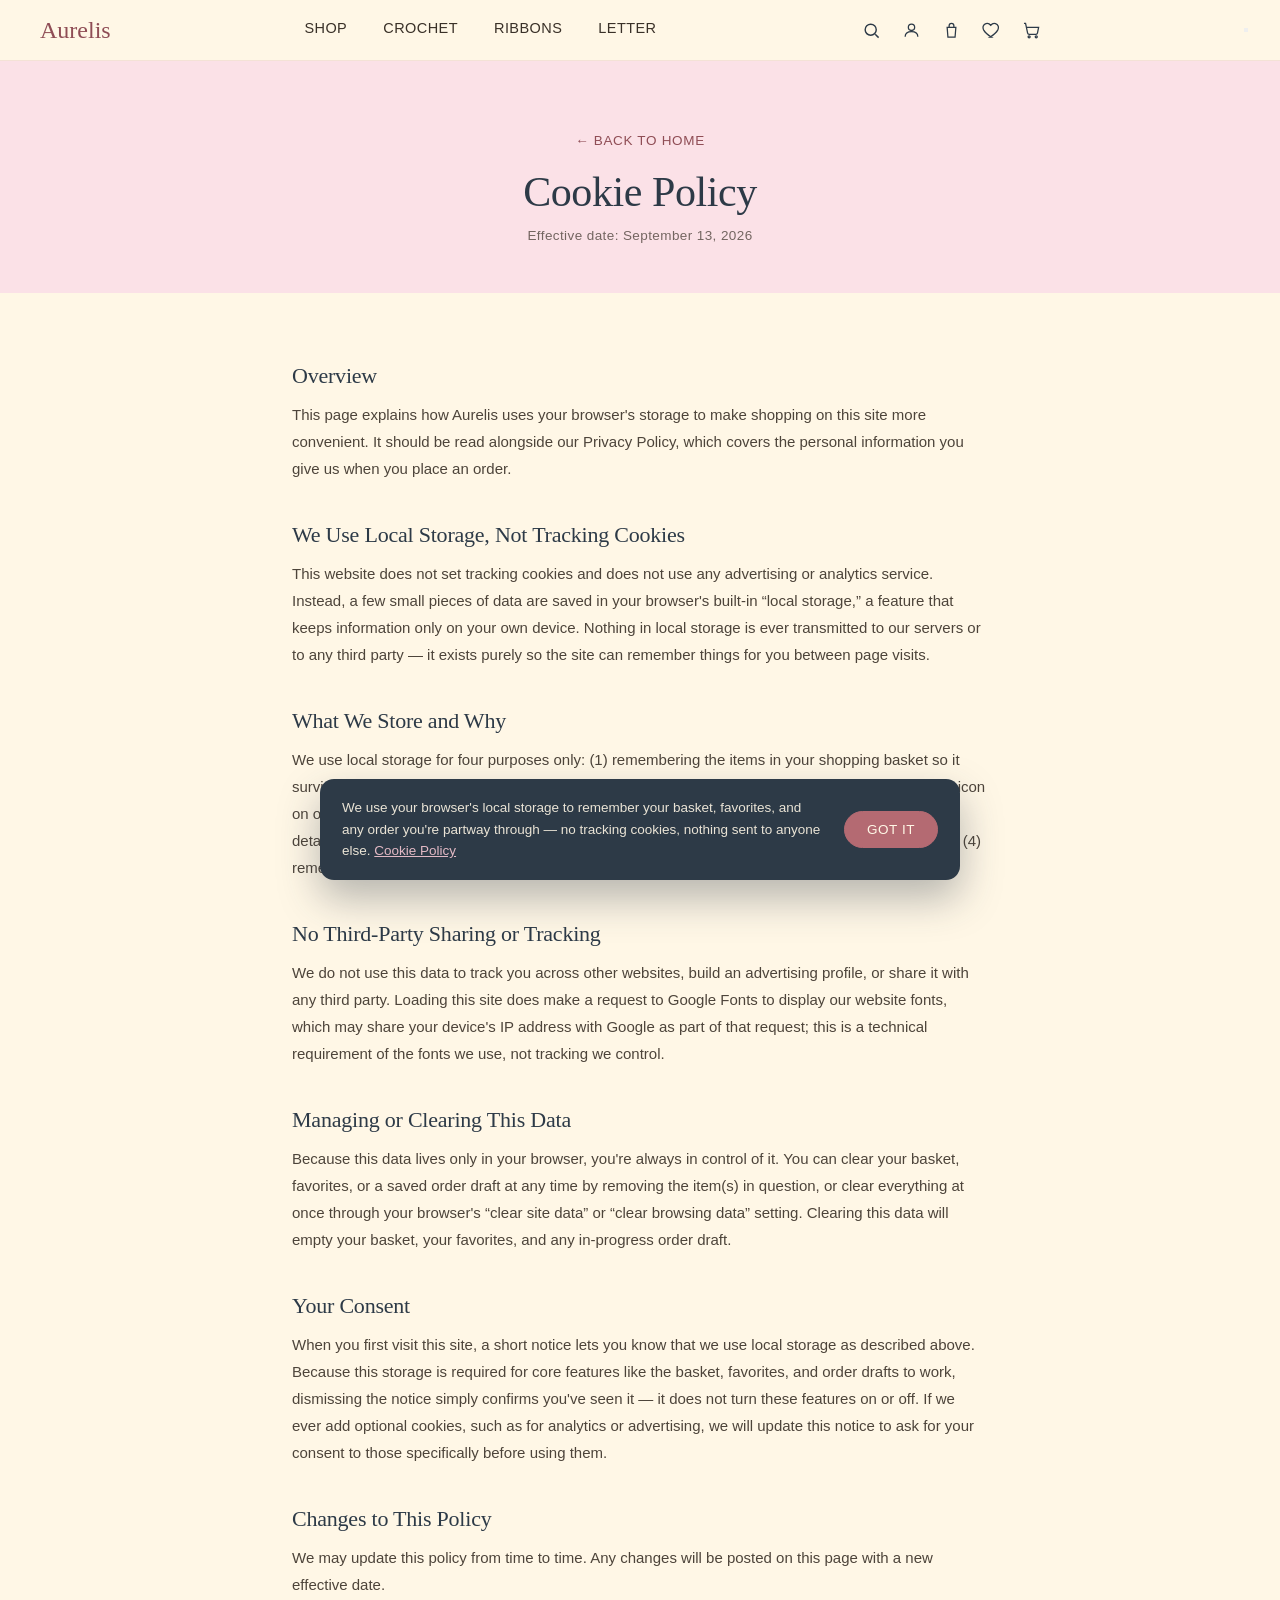
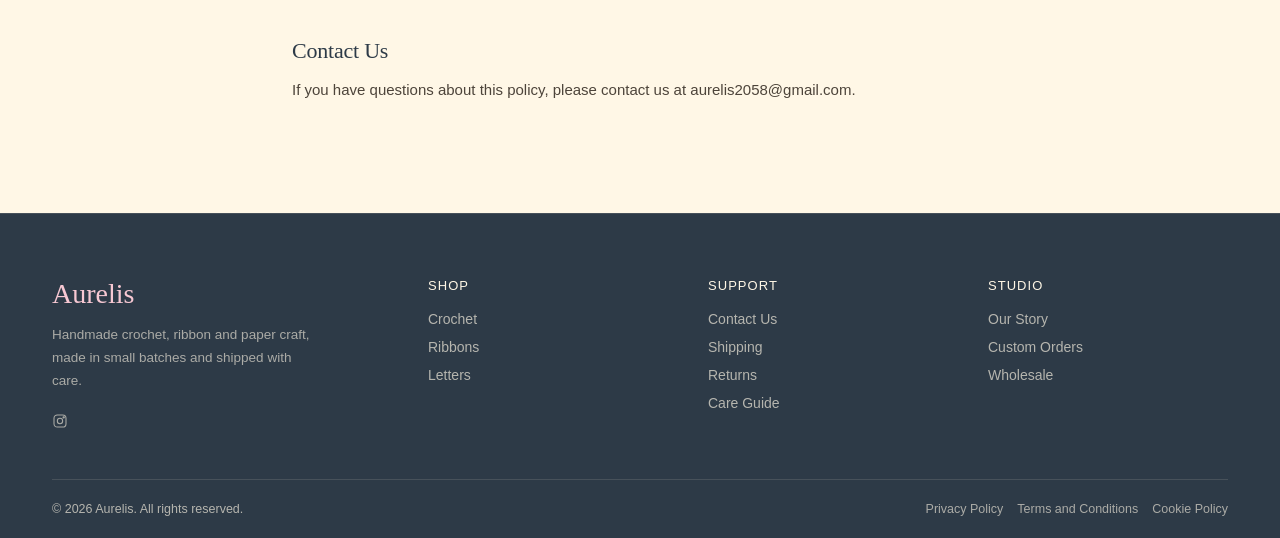
<file: cookie-policy.html>
<!DOCTYPE html>
<html lang="en">
<head>
<meta charset="UTF-8">
<meta name="viewport" content="width=device-width, initial-scale=1.0">
<meta http-equiv="Content-Security-Policy" content="default-src 'self'; script-src 'self' 'unsafe-inline' https://cdn.jsdelivr.net https://cdnjs.cloudflare.com; style-src 'self' 'unsafe-inline' https://fonts.googleapis.com; font-src 'self' https://fonts.gstatic.com; img-src 'self' data: https:; connect-src 'self' https://api.emailjs.com; frame-ancestors 'self'; base-uri 'self'; form-action 'self';">
<meta name="referrer" content="strict-origin-when-cross-origin">
<title>Cookie Policy | Aurelis</title>
<link rel="preconnect" href="https://fonts.googleapis.com">
<link rel="preconnect" href="https://fonts.gstatic.com" crossorigin>
<link href="https://fonts.googleapis.com/css2?family=Fraunces:opsz,wght@9..144,300;9..144,500;9..144,600&family=Parisienne&family=Jost:wght@300;400;500;600&display=swap" rel="stylesheet">
<link rel="stylesheet" href="styles.css">
</head>
<body data-page="cookies">

<header>
  <div class="nav-row">
    <div class="logo">
      <svg viewBox="0 0 40 40" fill="none"><path d="M20 20 C10 8, 2 12, 6 20 C2 28, 10 32, 20 20 C30 32, 38 28, 34 20 C38 12, 30 8, 20 20Z" stroke="#B46A72" stroke-width="2"/><circle cx="20" cy="20" r="3" fill="#B46A72"/></svg>
      <span data-bind="site.brandName"></span>
    </div>
    <nav class="links" data-list="nav-links"></nav>
    <div class="nav-icons">
      <div class="search-wrap" id="searchWrap">
        <input type="text" id="searchInput" class="search-input" placeholder="Search products…" aria-label="Search products">
        <button type="button" class="icon-btn" id="searchToggle" aria-label="Search products" aria-expanded="false">
          <svg viewBox="0 0 24 24" fill="none" stroke="currentColor" stroke-width="1.8"><circle cx="11" cy="11" r="7"/><path d="M21 21l-4.3-4.3"/></svg>
        </button>
      </div>
      <a class="icon-btn" href="mailto:aurelis2058@gmail.com" aria-label="Order enquiries">
        <svg viewBox="0 0 24 24" fill="none" stroke="currentColor" stroke-width="1.6"><circle cx="12" cy="8" r="4"/><path d="M4 20c0-4.4 3.6-6.5 8-6.5s8 2.1 8 6.5"/></svg>
      </a>
      <a class="icon-btn" href="shop.html" aria-label="Go to shop">
        <svg viewBox="0 0 24 24" fill="none" stroke="currentColor" stroke-width="1.6"><path d="M6.5 8h11l-1 12.5h-9L6.5 8z"/><path d="M9 8V6a3 3 0 0 1 6 0v2"/></svg>
      </a>
      <a class="icon-btn" href="favorites.html" aria-label="View favorites">
        <svg viewBox="0 0 24 24" fill="none" stroke="currentColor" stroke-width="1.6"><path d="M12 20.5s-7.5-4.6-10-9.3C.4 8 1.6 4.3 5 3.2c2.3-.7 4.5.2 6 2.2 1.5-2 3.7-2.9 6-2.2 3.4 1.1 4.6 4.8 3 8-2.5 4.7-10 9.3-10 9.3z"/></svg>
        <span class="basket-count" data-role="favorites-count">0</span>
      </a>
      <a class="icon-btn" href="basket.html" aria-label="View basket">
        <svg viewBox="0 0 24 24" fill="none" stroke="currentColor" stroke-width="1.6"><circle cx="9" cy="20" r="1.3"/><circle cx="18" cy="20" r="1.3"/><path d="M2.5 3h2l2.6 12.4a2 2 0 002 1.6h8.4a2 2 0 002-1.6L21 8H6"/></svg>
        <span class="basket-count" data-role="basket-count">0</span>
      </a>
    </div>
    <button class="nav-toggle" id="navToggle" aria-label="Open menu" aria-expanded="false">
      <span></span><span></span><span></span>
    </button>
  </div>
</header>

<section class="legal-hero">
  <div class="wrap">
    <a class="back-link" href="index.html">&larr; Back to Home</a>
    <h1 data-bind="legal.heading"></h1>
    <p class="effective-date" data-bind="legal.effectiveDate"></p>
  </div>
</section>

<div class="legal-body" data-list="legal-sections"></div>

<footer>
  <div class="wrap">
    <div class="foot-grid">
      <div>
        <div class="foot-logo" data-bind="site.brandName"></div>
        <p data-bind="site.footerTagline"></p>
        <div class="foot-socials" style="margin-top:20px;">
          <a href="https://www.instagram.com/aurelis_craft/" target="_blank" rel="noopener noreferrer"><svg viewBox="0 0 24 24" fill="none" stroke-width="1.6"><rect x="3" y="3" width="18" height="18" rx="5"/><circle cx="12" cy="12" r="4"/><circle cx="17.5" cy="6.5" r="1"/></svg></a>
        </div>
      </div>
      <div style="display:contents;" data-list="footer-columns"></div>
    </div>
    <div class="foot-bottom">
      <span>&copy; <span data-bind="site.copyrightText"></span></span>
      <div class="foot-legal" data-list="legal-links"></div>
    </div>
  </div>
</footer>

<script src="script.js"></script>
</body>
</html>
</file>
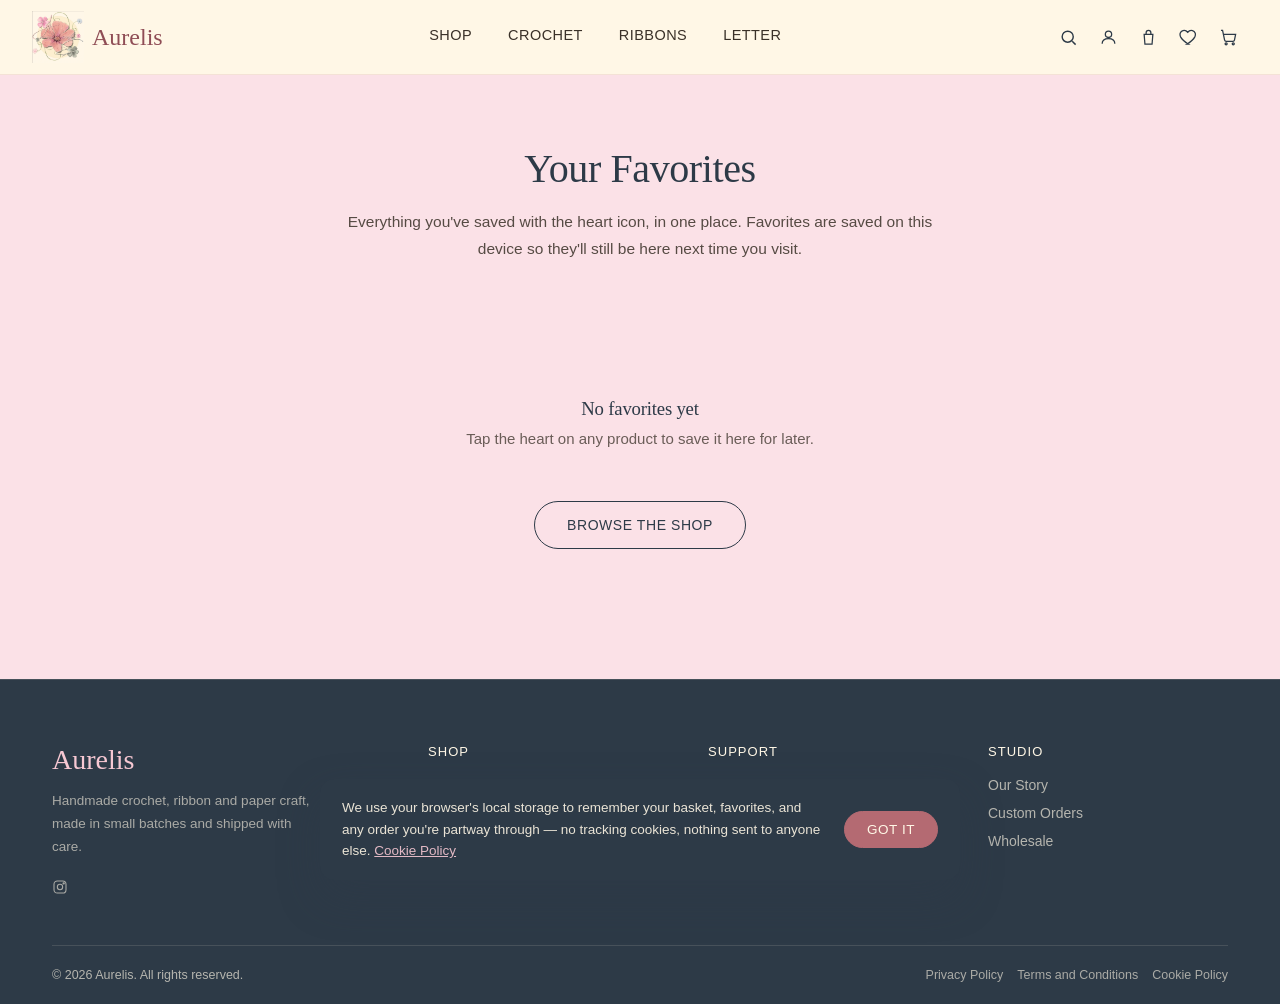
<file: favorites.html>
<!DOCTYPE html>
<html lang="en">
<head>
<meta charset="UTF-8">
<meta name="viewport" content="width=device-width, initial-scale=1.0">
<meta http-equiv="Content-Security-Policy" content="default-src 'self'; script-src 'self' 'unsafe-inline' https://cdn.jsdelivr.net https://cdnjs.cloudflare.com; style-src 'self' 'unsafe-inline' https://fonts.googleapis.com; font-src 'self' https://fonts.gstatic.com; img-src 'self' data: https:; connect-src 'self' https://api.emailjs.com; frame-ancestors 'self'; base-uri 'self'; form-action 'self';">
<meta name="referrer" content="strict-origin-when-cross-origin">
<title>Your Favorites</title>
<link rel="icon" type="image/webp" href="assets/images/logo.webp">
<link rel="preconnect" href="https://fonts.googleapis.com">
<link rel="preconnect" href="https://fonts.gstatic.com" crossorigin>
<link href="https://fonts.googleapis.com/css2?family=Fraunces:opsz,wght@9..144,300;9..144,500;9..144,600&family=Parisienne&family=Jost:wght@300;400;500;600&display=swap" rel="stylesheet">
<link rel="stylesheet" href="styles.css">
</head>
<body data-page="favorites">

<header>
  <div class="nav-row">
    <a class="logo" href="index.html" aria-label="Aurelis home">
      <img class="logo-img" src="assets/images/logo.webp" alt="" width="52" height="52">
      <span data-bind="site.brandName"></span>
    </a>
    <nav class="links" data-list="nav-links"></nav>
    <div class="nav-icons">
      <div class="search-wrap" id="searchWrap" role="search">
        <div class="search-field">
          <input type="text" id="searchInput" class="search-input" placeholder="Search products…" aria-label="Search products" autocomplete="off" enterkeyhint="search">
          <button type="button" class="icon-btn search-btn" id="searchToggle" aria-label="Search products" aria-expanded="false">
            <svg viewBox="0 0 24 24" fill="none" stroke="currentColor" stroke-width="1.8"><circle cx="11" cy="11" r="7"/><path d="M21 21l-4.3-4.3"/></svg>
          </button>
        </div>
      </div>
      <a class="icon-btn desk-only" href="mailto:aurelis2058@gmail.com" aria-label="Order enquiries">
        <svg viewBox="0 0 24 24" fill="none" stroke="currentColor" stroke-width="1.6"><circle cx="12" cy="8" r="4"/><path d="M4 20c0-4.4 3.6-6.5 8-6.5s8 2.1 8 6.5"/></svg>
      </a>
      <a class="icon-btn desk-only" href="shop.html" aria-label="Go to shop">
        <svg viewBox="0 0 24 24" fill="none" stroke="currentColor" stroke-width="1.6"><path d="M6.5 8h11l-1 12.5h-9L6.5 8z"/><path d="M9 8V6a3 3 0 0 1 6 0v2"/></svg>
      </a>
      <a class="icon-btn desk-only" href="favorites.html" aria-label="View favorites">
        <svg viewBox="0 0 24 24" fill="none" stroke="currentColor" stroke-width="1.6"><path d="M12 20.5s-7.5-4.6-10-9.3C.4 8 1.6 4.3 5 3.2c2.3-.7 4.5.2 6 2.2 1.5-2 3.7-2.9 6-2.2 3.4 1.1 4.6 4.8 3 8-2.5 4.7-10 9.3-10 9.3z"/></svg>
        <span class="basket-count" data-role="favorites-count">0</span>
      </a>
      <a class="icon-btn desk-only" href="basket.html" aria-label="View basket">
        <svg viewBox="0 0 24 24" fill="none" stroke="currentColor" stroke-width="1.6"><circle cx="9" cy="20" r="1.3"/><circle cx="18" cy="20" r="1.3"/><path d="M2.5 3h2l2.6 12.4a2 2 0 002 1.6h8.4a2 2 0 002-1.6L21 8H6"/></svg>
        <span class="basket-count" data-role="basket-count">0</span>
      </a>
    </div>
  </div>
</header>

<!-- bottom navigation bar: shown on mobile only (see styles.css) -->
<nav class="bottom-nav" aria-label="Main">
  <div class="bottom-nav-inner">
    <a class="bnav-item" href="shop.html">
      <span class="bnav-icon">
        <svg viewBox="0 0 24 24" fill="none" stroke="currentColor" stroke-width="1.6"><path d="M6.5 8h11l-1 12.5h-9L6.5 8z"/><path d="M9 8V6a3 3 0 0 1 6 0v2"/></svg>
      </span>
      <span class="bnav-label">Shop</span>
    </a>
    <a class="bnav-item" href="favorites.html">
      <span class="bnav-icon">
        <svg viewBox="0 0 24 24" fill="none" stroke="currentColor" stroke-width="1.6"><path d="M12 20.5s-7.5-4.6-10-9.3C.4 8 1.6 4.3 5 3.2c2.3-.7 4.5.2 6 2.2 1.5-2 3.7-2.9 6-2.2 3.4 1.1 4.6 4.8 3 8-2.5 4.7-10 9.3-10 9.3z"/></svg>
        <span class="basket-count" data-role="favorites-count">0</span>
      </span>
      <span class="bnav-label">Favorites</span>
    </a>
    <a class="bnav-item" href="index.html">
      <span class="bnav-icon">
        <svg viewBox="0 0 24 24" fill="none" stroke="currentColor" stroke-width="1.6"><path d="M3 11l9-7.5 9 7.5"/><path d="M5.5 9.5V20h13V9.5"/><path d="M10 20v-5.5h4V20"/></svg>
      </span>
      <span class="bnav-label">Home</span>
    </a>
    <a class="bnav-item" href="basket.html">
      <span class="bnav-icon">
        <svg viewBox="0 0 24 24" fill="none" stroke="currentColor" stroke-width="1.6"><circle cx="9" cy="20" r="1.3"/><circle cx="18" cy="20" r="1.3"/><path d="M2.5 3h2l2.6 12.4a2 2 0 002 1.6h8.4a2 2 0 002-1.6L21 8H6"/></svg>
        <span class="basket-count" data-role="basket-count">0</span>
      </span>
      <span class="bnav-label">Basket</span>
    </a>
    <a class="bnav-item" href="mailto:aurelis2058@gmail.com">
      <span class="bnav-icon">
        <svg viewBox="0 0 24 24" fill="none" stroke="currentColor" stroke-width="1.6"><circle cx="12" cy="8" r="4"/><path d="M4 20c0-4.4 3.6-6.5 8-6.5s8 2.1 8 6.5"/></svg>
      </span>
      <span class="bnav-label">Account</span>
    </a>
  </div>
</nav>

<section class="order-hero">
  <div class="wrap">
    <h1 data-bind="favorites.heading"></h1>
    <p data-bind="favorites.intro"></p>
  </div>
</section>

<section class="products" style="padding-top:50px;">
  <div class="wrap">
    <div class="product-grid" data-list="favorite-items"></div>
    <div id="favorites-empty" class="basket-empty">
      <h3 data-bind="favorites.emptyHeading"></h3>
      <p data-bind="favorites.emptyText"></p>
      <a class="btn outline" href="shop.html" data-bind="favorites.continueShoppingText"></a>
    </div>
  </div>
</section>

<footer>
  <div class="wrap">
    <div class="foot-grid">
      <div>
        <div class="foot-logo" data-bind="site.brandName"></div>
        <p data-bind="site.footerTagline"></p>
        <div class="foot-socials" style="margin-top:20px;">
          <a href="https://www.instagram.com/aurelis_craft/" target="_blank" rel="noopener noreferrer"><svg viewBox="0 0 24 24" fill="none" stroke-width="1.6"><rect x="3" y="3" width="18" height="18" rx="5"/><circle cx="12" cy="12" r="4"/><circle cx="17.5" cy="6.5" r="1"/></svg></a>
        </div>
      </div>
      <div style="display:contents;" data-list="footer-columns"></div>
    </div>
    <div class="foot-bottom">
      <span>&copy; <span data-bind="site.copyrightText"></span></span>
      <div class="foot-legal" data-list="legal-links"></div>
    </div>
  </div>
</footer>

<script src="script.js"></script>
</body>
</html>
</file>
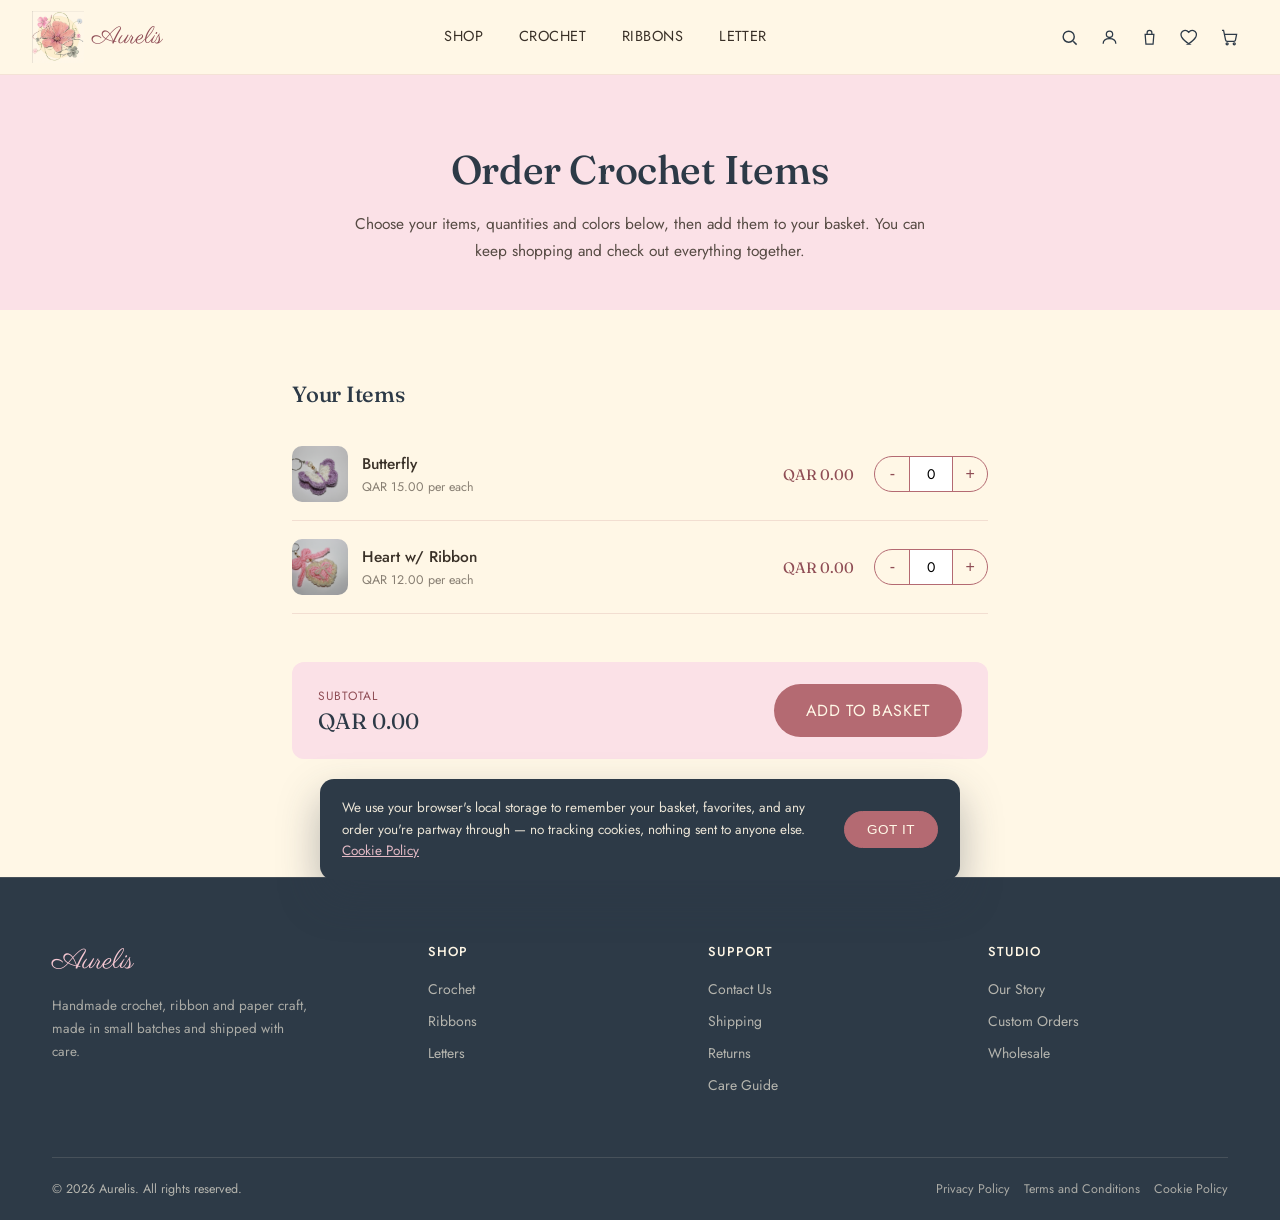
<file: order-crochet.html>
<!DOCTYPE html>
<html lang="en">
<head>
<meta charset="UTF-8">
<meta name="viewport" content="width=device-width, initial-scale=1.0">
<title>Order Crochet Items</title>
<link rel="icon" type="image/webp" href="assets/images/logo.webp">
<link rel="preconnect" href="https://fonts.googleapis.com">
<link rel="preconnect" href="https://fonts.gstatic.com" crossorigin>
<link href="https://fonts.googleapis.com/css2?family=Fraunces:opsz,wght@9..144,300;9..144,500;9..144,600&family=Parisienne&family=Jost:wght@300;400;500;600&display=swap" rel="stylesheet">
<link rel="stylesheet" href="styles.css">
</head>
<body data-page="order-crochet">

<header>
  <div class="nav-row">
    <a class="logo" href="index.html" aria-label="Aurelis home">
      <img class="logo-img" src="assets/images/logo.webp" alt="" width="52" height="52">
      <span data-bind="site.brandName"></span>
    </a>
    <nav class="links" data-list="nav-links"></nav>
    <div class="nav-icons">
      <div class="search-wrap" id="searchWrap" role="search">
        <div class="search-field">
          <input type="text" id="searchInput" class="search-input" placeholder="Search products…" aria-label="Search products" autocomplete="off" enterkeyhint="search">
          <button type="button" class="icon-btn search-btn" id="searchToggle" aria-label="Search products" aria-expanded="false">
            <svg viewBox="0 0 24 24" fill="none" stroke="currentColor" stroke-width="1.8"><circle cx="11" cy="11" r="7"/><path d="M21 21l-4.3-4.3"/></svg>
          </button>
        </div>
      </div>
      <a class="icon-btn desk-only" href="mailto:aurelis2058@gmail.com" aria-label="Order enquiries">
        <svg viewBox="0 0 24 24" fill="none" stroke="currentColor" stroke-width="1.6"><circle cx="12" cy="8" r="4"/><path d="M4 20c0-4.4 3.6-6.5 8-6.5s8 2.1 8 6.5"/></svg>
      </a>
      <a class="icon-btn desk-only" href="index.html#shop" aria-label="Go to shop">
        <svg viewBox="0 0 24 24" fill="none" stroke="currentColor" stroke-width="1.6"><path d="M6.5 8h11l-1 12.5h-9L6.5 8z"/><path d="M9 8V6a3 3 0 0 1 6 0v2"/></svg>
      </a>
      <a class="icon-btn desk-only" href="favorites.html" aria-label="View favorites">
        <svg viewBox="0 0 24 24" fill="none" stroke="currentColor" stroke-width="1.6"><path d="M12 20.5s-7.5-4.6-10-9.3C.4 8 1.6 4.3 5 3.2c2.3-.7 4.5.2 6 2.2 1.5-2 3.7-2.9 6-2.2 3.4 1.1 4.6 4.8 3 8-2.5 4.7-10 9.3-10 9.3z"/></svg>
        <span class="basket-count" data-role="favorites-count">0</span>
      </a>
      <a class="icon-btn desk-only" href="basket.html" aria-label="View basket">
        <svg viewBox="0 0 24 24" fill="none" stroke="currentColor" stroke-width="1.6"><circle cx="9" cy="20" r="1.3"/><circle cx="18" cy="20" r="1.3"/><path d="M2.5 3h2l2.6 12.4a2 2 0 002 1.6h8.4a2 2 0 002-1.6L21 8H6"/></svg>
        <span class="basket-count" data-role="basket-count">0</span>
      </a>
    </div>
  </div>
</header>

<!-- bottom navigation bar: shown on mobile only (see styles.css) -->
<nav class="bottom-nav" aria-label="Main">
  <div class="bottom-nav-inner">
    <a class="bnav-item" href="shop.html">
      <span class="bnav-icon">
        <svg viewBox="0 0 24 24" fill="none" stroke="currentColor" stroke-width="1.6"><path d="M6.5 8h11l-1 12.5h-9L6.5 8z"/><path d="M9 8V6a3 3 0 0 1 6 0v2"/></svg>
      </span>
      <span class="bnav-label">Shop</span>
    </a>
    <a class="bnav-item" href="favorites.html">
      <span class="bnav-icon">
        <svg viewBox="0 0 24 24" fill="none" stroke="currentColor" stroke-width="1.6"><path d="M12 20.5s-7.5-4.6-10-9.3C.4 8 1.6 4.3 5 3.2c2.3-.7 4.5.2 6 2.2 1.5-2 3.7-2.9 6-2.2 3.4 1.1 4.6 4.8 3 8-2.5 4.7-10 9.3-10 9.3z"/></svg>
        <span class="basket-count" data-role="favorites-count">0</span>
      </span>
      <span class="bnav-label">Favorites</span>
    </a>
    <a class="bnav-item" href="index.html">
      <span class="bnav-icon">
        <svg viewBox="0 0 24 24" fill="none" stroke="currentColor" stroke-width="1.6"><path d="M3 11l9-7.5 9 7.5"/><path d="M5.5 9.5V20h13V9.5"/><path d="M10 20v-5.5h4V20"/></svg>
      </span>
      <span class="bnav-label">Home</span>
    </a>
    <a class="bnav-item" href="basket.html">
      <span class="bnav-icon">
        <svg viewBox="0 0 24 24" fill="none" stroke="currentColor" stroke-width="1.6"><circle cx="9" cy="20" r="1.3"/><circle cx="18" cy="20" r="1.3"/><path d="M2.5 3h2l2.6 12.4a2 2 0 002 1.6h8.4a2 2 0 002-1.6L21 8H6"/></svg>
        <span class="basket-count" data-role="basket-count">0</span>
      </span>
      <span class="bnav-label">Basket</span>
    </a>
    <a class="bnav-item" href="mailto:aurelis2058@gmail.com">
      <span class="bnav-icon">
        <svg viewBox="0 0 24 24" fill="none" stroke="currentColor" stroke-width="1.6"><circle cx="12" cy="8" r="4"/><path d="M4 20c0-4.4 3.6-6.5 8-6.5s8 2.1 8 6.5"/></svg>
      </span>
      <span class="bnav-label">Account</span>
    </a>
  </div>
</nav>

<section class="order-hero">
  <div class="wrap">
    <h1 data-bind="order.heading"></h1>
    <p data-bind="order.intro"></p>
  </div>
</section>

<div class="order-wrap">

  <div class="order-form-section">
    <form id="order-form" novalidate>

      <div class="order-block">
        <h2>Your Items</h2>
        <div class="order-items" data-list="order-items"></div>
      </div>

      <div class="order-block">
        <div class="basket-add-bar">
          <div class="basket-add-summary">
            <span>Subtotal</span>
            <span data-role="subtotal">$0.00</span>
          </div>
          <button type="submit" class="btn">Add to Basket</button>
        </div>
        <div id="form-msg" class="form-msg"></div>
      </div>
    </form>
  </div>

</div>

<footer>
  <div class="wrap">
    <div class="foot-grid">
      <div>
        <div class="foot-logo" data-bind="site.brandName"></div>
        <p data-bind="site.footerTagline"></p>
      </div>
      <div style="display:contents;" data-list="footer-columns"></div>
    </div>
    <div class="foot-bottom">
      <span>&copy; <span data-bind="site.copyrightText"></span></span>
      <div class="foot-legal" data-list="legal-links"></div>
    </div>
  </div>
</footer>

<script src="script.js"></script>
</body>
</html>
</file>
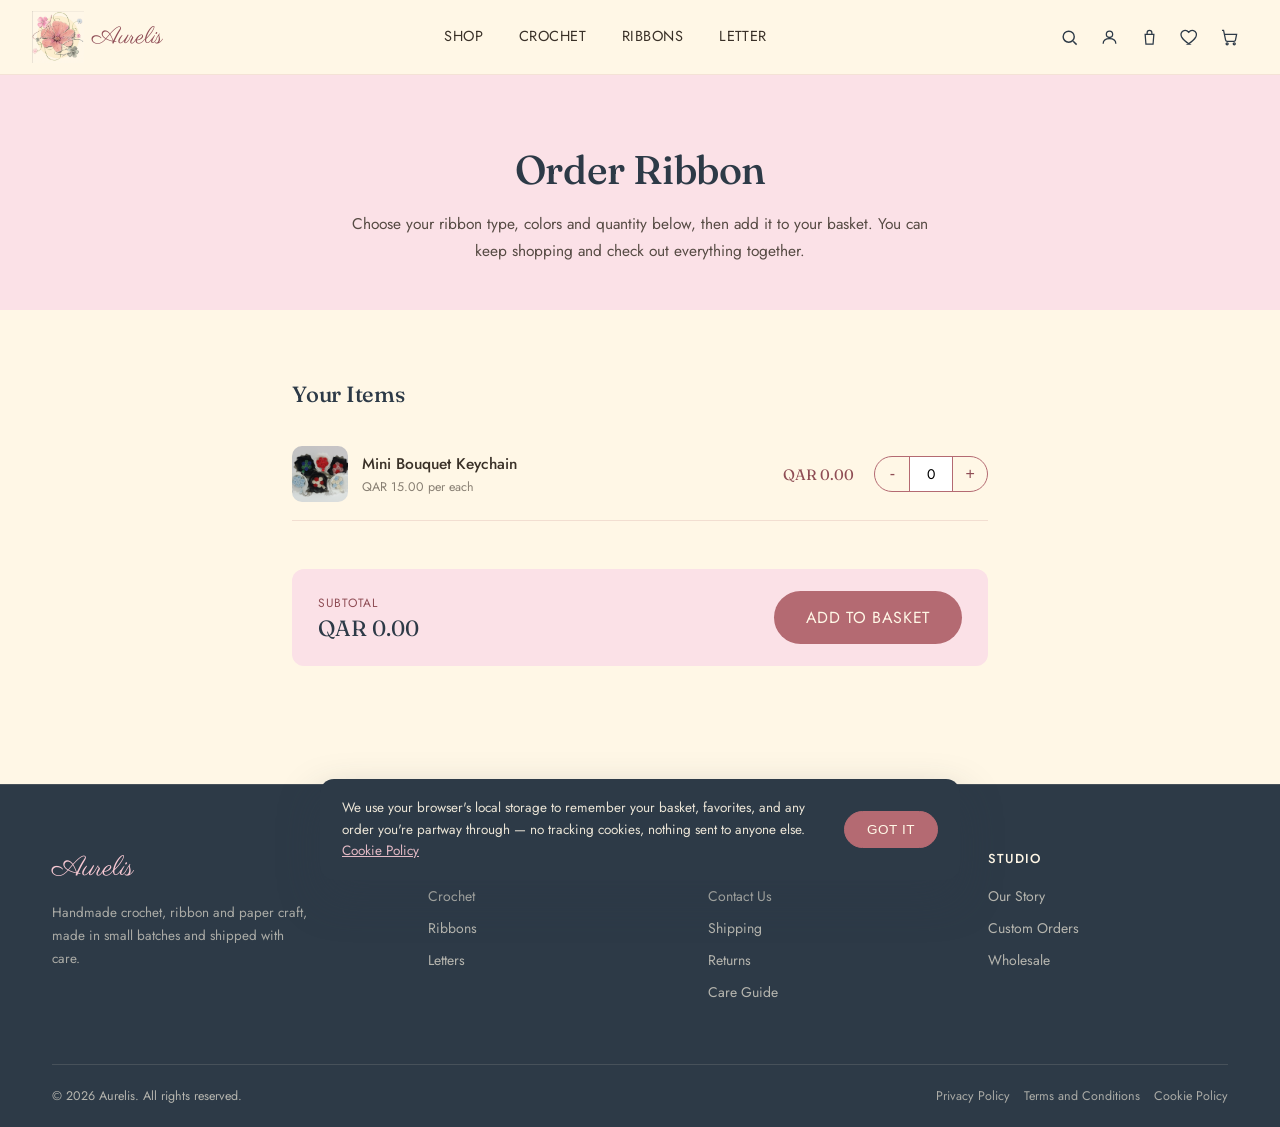
<file: order-ribbon.html>
<!DOCTYPE html>
<html lang="en">
<head>
<meta charset="UTF-8">
<meta name="viewport" content="width=device-width, initial-scale=1.0">
<title>Order Ribbon</title>
<link rel="icon" type="image/webp" href="assets/images/logo.webp">
<link rel="preconnect" href="https://fonts.googleapis.com">
<link rel="preconnect" href="https://fonts.gstatic.com" crossorigin>
<link href="https://fonts.googleapis.com/css2?family=Fraunces:opsz,wght@9..144,300;9..144,500;9..144,600&family=Parisienne&family=Jost:wght@300;400;500;600&display=swap" rel="stylesheet">
<link rel="stylesheet" href="styles.css">
</head>
<body data-page="order-ribbon">

<header>
  <div class="nav-row">
    <a class="logo" href="index.html" aria-label="Aurelis home">
      <img class="logo-img" src="assets/images/logo.webp" alt="" width="52" height="52">
      <span data-bind="site.brandName"></span>
    </a>
    <nav class="links" data-list="nav-links"></nav>
    <div class="nav-icons">
      <div class="search-wrap" id="searchWrap" role="search">
        <div class="search-field">
          <input type="text" id="searchInput" class="search-input" placeholder="Search products…" aria-label="Search products" autocomplete="off" enterkeyhint="search">
          <button type="button" class="icon-btn search-btn" id="searchToggle" aria-label="Search products" aria-expanded="false">
            <svg viewBox="0 0 24 24" fill="none" stroke="currentColor" stroke-width="1.8"><circle cx="11" cy="11" r="7"/><path d="M21 21l-4.3-4.3"/></svg>
          </button>
        </div>
      </div>
      <a class="icon-btn desk-only" href="mailto:aurelis2058@gmail.com" aria-label="Order enquiries">
        <svg viewBox="0 0 24 24" fill="none" stroke="currentColor" stroke-width="1.6"><circle cx="12" cy="8" r="4"/><path d="M4 20c0-4.4 3.6-6.5 8-6.5s8 2.1 8 6.5"/></svg>
      </a>
      <a class="icon-btn desk-only" href="index.html#shop" aria-label="Go to shop">
        <svg viewBox="0 0 24 24" fill="none" stroke="currentColor" stroke-width="1.6"><path d="M6.5 8h11l-1 12.5h-9L6.5 8z"/><path d="M9 8V6a3 3 0 0 1 6 0v2"/></svg>
      </a>
      <a class="icon-btn desk-only" href="favorites.html" aria-label="View favorites">
        <svg viewBox="0 0 24 24" fill="none" stroke="currentColor" stroke-width="1.6"><path d="M12 20.5s-7.5-4.6-10-9.3C.4 8 1.6 4.3 5 3.2c2.3-.7 4.5.2 6 2.2 1.5-2 3.7-2.9 6-2.2 3.4 1.1 4.6 4.8 3 8-2.5 4.7-10 9.3-10 9.3z"/></svg>
        <span class="basket-count" data-role="favorites-count">0</span>
      </a>
      <a class="icon-btn desk-only" href="basket.html" aria-label="View basket">
        <svg viewBox="0 0 24 24" fill="none" stroke="currentColor" stroke-width="1.6"><circle cx="9" cy="20" r="1.3"/><circle cx="18" cy="20" r="1.3"/><path d="M2.5 3h2l2.6 12.4a2 2 0 002 1.6h8.4a2 2 0 002-1.6L21 8H6"/></svg>
        <span class="basket-count" data-role="basket-count">0</span>
      </a>
    </div>
  </div>
</header>

<!-- bottom navigation bar: shown on mobile only (see styles.css) -->
<nav class="bottom-nav" aria-label="Main">
  <div class="bottom-nav-inner">
    <a class="bnav-item" href="shop.html">
      <span class="bnav-icon">
        <svg viewBox="0 0 24 24" fill="none" stroke="currentColor" stroke-width="1.6"><path d="M6.5 8h11l-1 12.5h-9L6.5 8z"/><path d="M9 8V6a3 3 0 0 1 6 0v2"/></svg>
      </span>
      <span class="bnav-label">Shop</span>
    </a>
    <a class="bnav-item" href="favorites.html">
      <span class="bnav-icon">
        <svg viewBox="0 0 24 24" fill="none" stroke="currentColor" stroke-width="1.6"><path d="M12 20.5s-7.5-4.6-10-9.3C.4 8 1.6 4.3 5 3.2c2.3-.7 4.5.2 6 2.2 1.5-2 3.7-2.9 6-2.2 3.4 1.1 4.6 4.8 3 8-2.5 4.7-10 9.3-10 9.3z"/></svg>
        <span class="basket-count" data-role="favorites-count">0</span>
      </span>
      <span class="bnav-label">Favorites</span>
    </a>
    <a class="bnav-item" href="index.html">
      <span class="bnav-icon">
        <svg viewBox="0 0 24 24" fill="none" stroke="currentColor" stroke-width="1.6"><path d="M3 11l9-7.5 9 7.5"/><path d="M5.5 9.5V20h13V9.5"/><path d="M10 20v-5.5h4V20"/></svg>
      </span>
      <span class="bnav-label">Home</span>
    </a>
    <a class="bnav-item" href="basket.html">
      <span class="bnav-icon">
        <svg viewBox="0 0 24 24" fill="none" stroke="currentColor" stroke-width="1.6"><circle cx="9" cy="20" r="1.3"/><circle cx="18" cy="20" r="1.3"/><path d="M2.5 3h2l2.6 12.4a2 2 0 002 1.6h8.4a2 2 0 002-1.6L21 8H6"/></svg>
        <span class="basket-count" data-role="basket-count">0</span>
      </span>
      <span class="bnav-label">Basket</span>
    </a>
    <a class="bnav-item" href="mailto:aurelis2058@gmail.com">
      <span class="bnav-icon">
        <svg viewBox="0 0 24 24" fill="none" stroke="currentColor" stroke-width="1.6"><circle cx="12" cy="8" r="4"/><path d="M4 20c0-4.4 3.6-6.5 8-6.5s8 2.1 8 6.5"/></svg>
      </span>
      <span class="bnav-label">Account</span>
    </a>
  </div>
</nav>

<section class="order-hero">
  <div class="wrap">
    <h1 data-bind="order.heading"></h1>
    <p data-bind="order.intro"></p>
  </div>
</section>

<div class="order-wrap">

  <div class="order-form-section">
    <form id="order-form" novalidate>

      <div class="order-block">
        <h2>Your Items</h2>
        <div class="order-items" data-list="order-items"></div>
      </div>

      <div class="order-block">
        <div class="basket-add-bar">
          <div class="basket-add-summary">
            <span>Subtotal</span>
            <span data-role="subtotal">$0.00</span>
          </div>
          <button type="submit" class="btn">Add to Basket</button>
        </div>
        <div id="form-msg" class="form-msg"></div>
      </div>
    </form>
  </div>

</div>

<footer>
  <div class="wrap">
    <div class="foot-grid">
      <div>
        <div class="foot-logo" data-bind="site.brandName"></div>
        <p data-bind="site.footerTagline"></p>
      </div>
      <div style="display:contents;" data-list="footer-columns"></div>
    </div>
    <div class="foot-bottom">
      <span>&copy; <span data-bind="site.copyrightText"></span></span>
      <div class="foot-legal" data-list="legal-links"></div>
    </div>
  </div>
</footer>

<script src="script.js"></script>
</body>
</html>
</file>
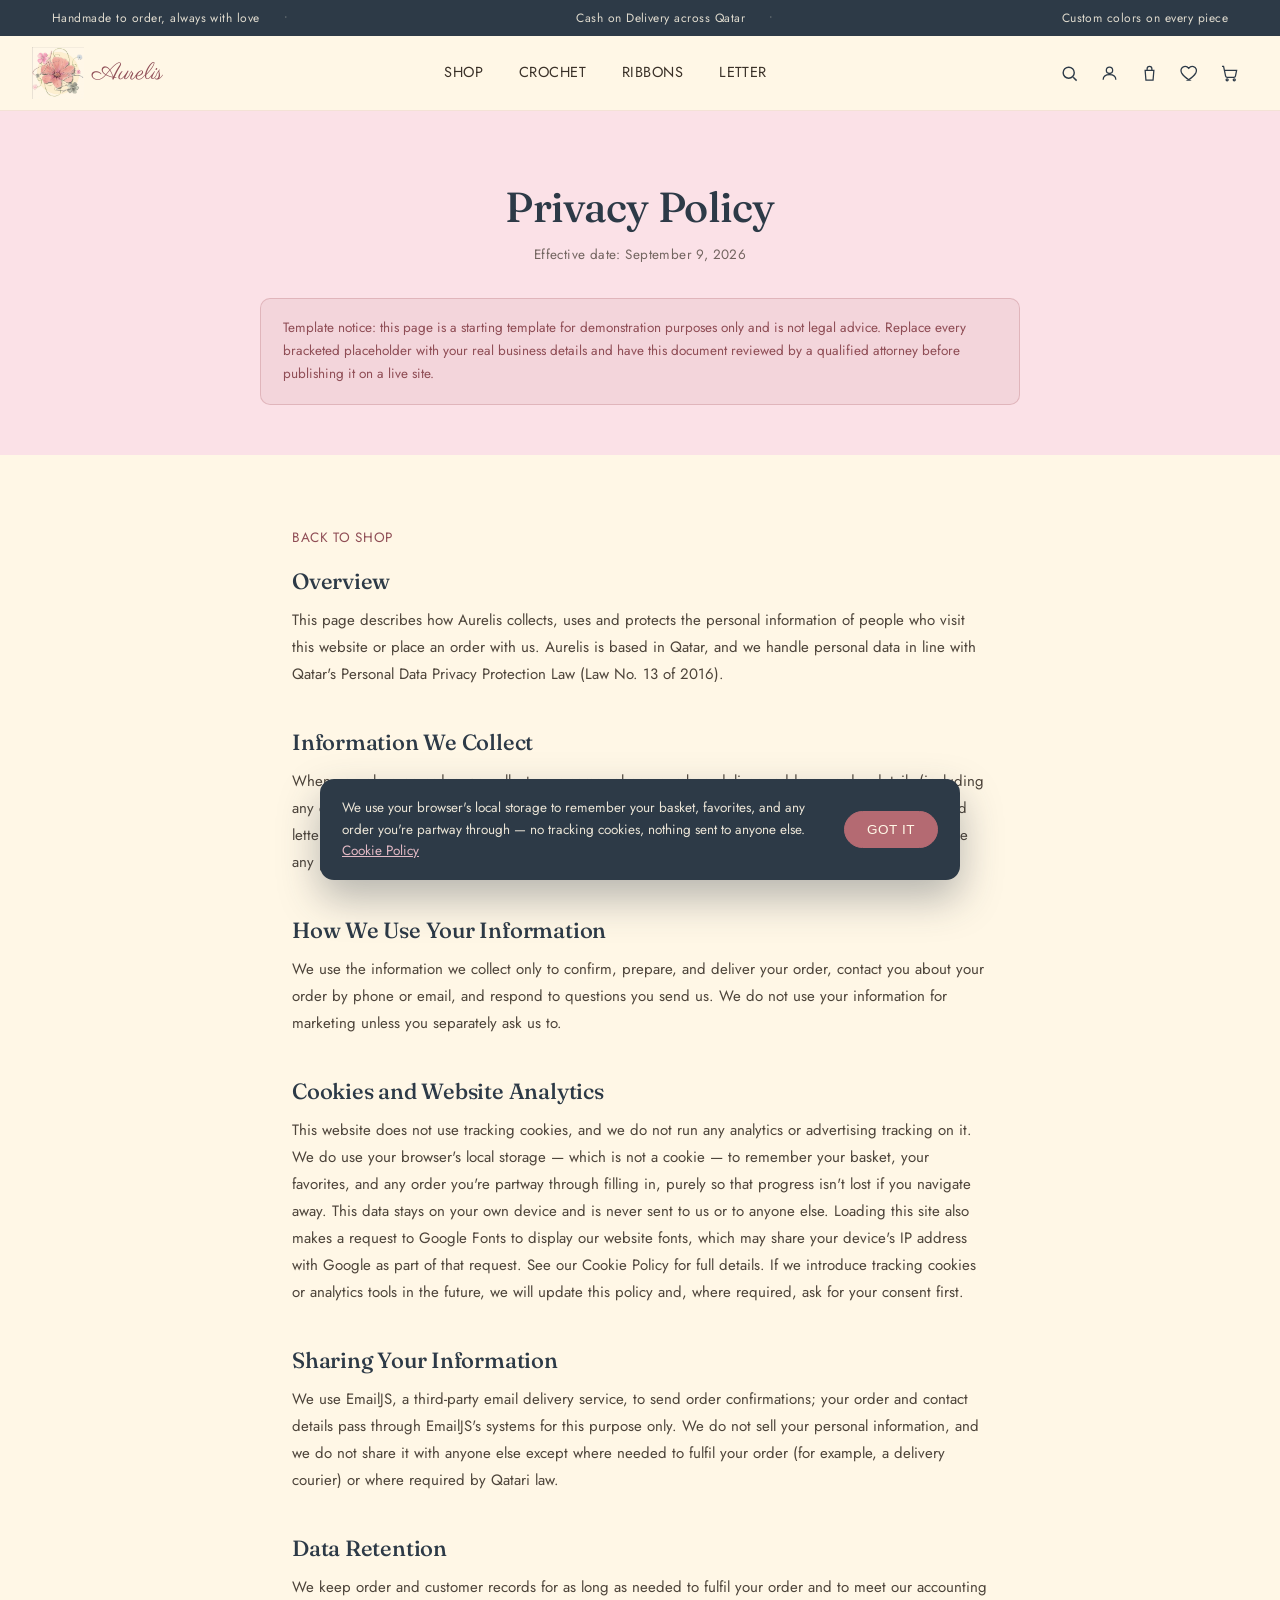
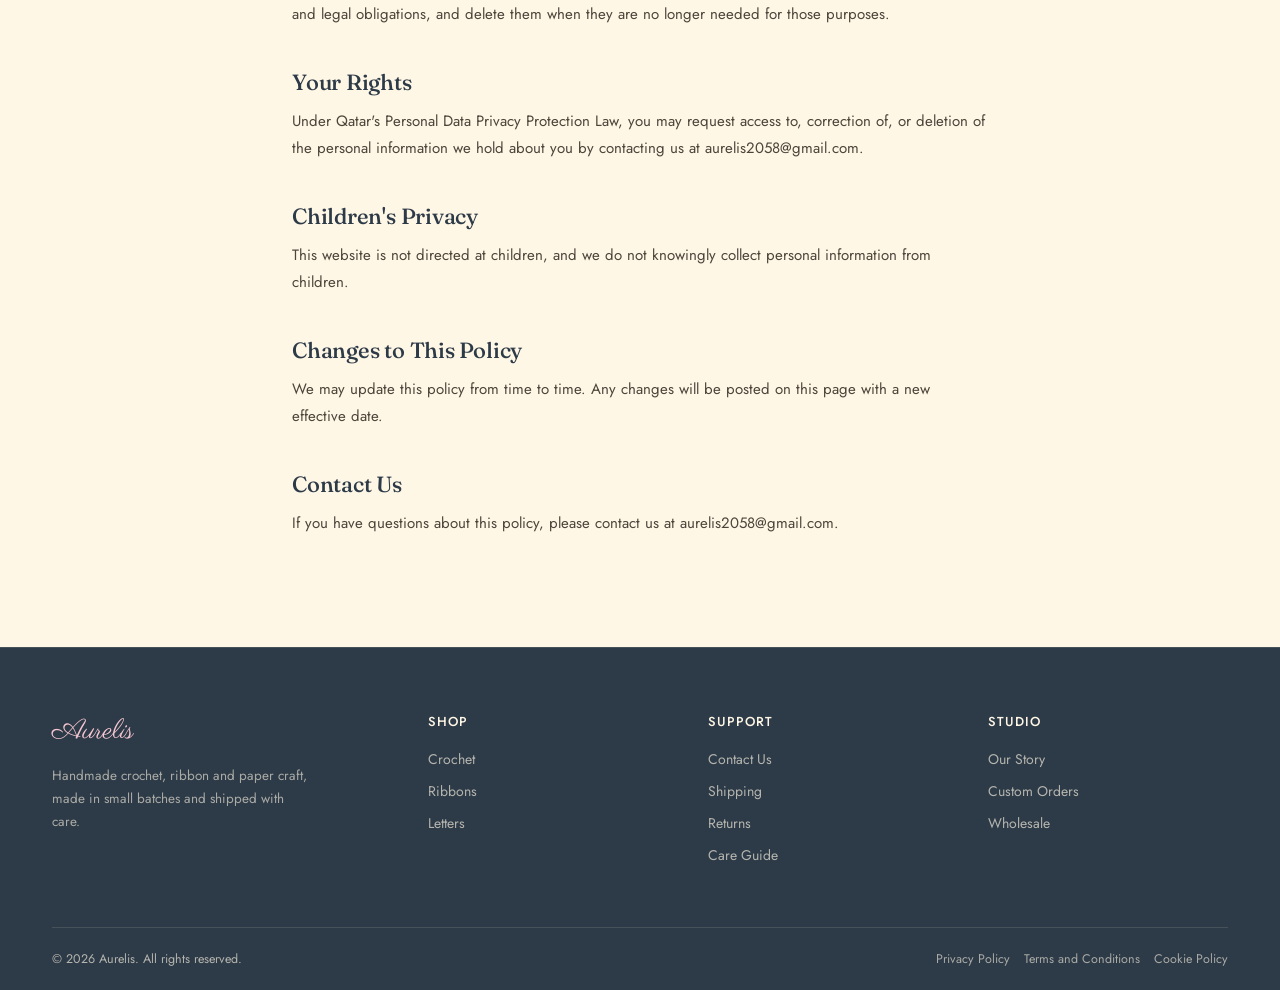
<file: privacy-policy.html>
<!DOCTYPE html>
<html lang="en">
<head>
<meta charset="UTF-8">
<meta name="viewport" content="width=device-width, initial-scale=1.0">
<title>Privacy Policy</title>
<link rel="icon" type="image/webp" href="assets/images/logo.webp">
<link rel="preconnect" href="https://fonts.googleapis.com">
<link rel="preconnect" href="https://fonts.gstatic.com" crossorigin>
<link href="https://fonts.googleapis.com/css2?family=Fraunces:opsz,wght@9..144,300;9..144,500;9..144,600&family=Parisienne&family=Jost:wght@300;400;500;600&display=swap" rel="stylesheet">
<link rel="stylesheet" href="styles.css">
</head>
<body data-page="privacy">

<div class="announce-bar">
  <div class="wrap announce-row">
    <span data-bind="announcement.items.0"></span>
    <span data-bind="announcement.items.1"></span>
    <span data-bind="announcement.items.2"></span>
  </div>
</div>

<header>
  <div class="nav-row">
    <a class="logo" href="index.html" aria-label="Aurelis home">
      <img class="logo-img" src="assets/images/logo.webp" alt="" width="52" height="52">
      <span data-bind="site.brandName"></span>
    </a>
    <nav class="links" data-list="nav-links"></nav>
    <div class="nav-icons">
      <div class="search-wrap" id="searchWrap" role="search">
        <div class="search-field">
          <input type="text" id="searchInput" class="search-input" placeholder="Search products…" aria-label="Search products" autocomplete="off" enterkeyhint="search">
          <button type="button" class="icon-btn search-btn" id="searchToggle" aria-label="Search products" aria-expanded="false">
            <svg viewBox="0 0 24 24" fill="none" stroke="currentColor" stroke-width="1.8"><circle cx="11" cy="11" r="7"/><path d="M21 21l-4.3-4.3"/></svg>
          </button>
        </div>
      </div>
      <a class="icon-btn desk-only" href="mailto:aurelis2058@gmail.com" aria-label="Order enquiries">
        <svg viewBox="0 0 24 24" fill="none" stroke="currentColor" stroke-width="1.6"><circle cx="12" cy="8" r="4"/><path d="M4 20c0-4.4 3.6-6.5 8-6.5s8 2.1 8 6.5"/></svg>
      </a>
      <a class="icon-btn desk-only" href="index.html#shop" aria-label="Go to shop">
        <svg viewBox="0 0 24 24" fill="none" stroke="currentColor" stroke-width="1.6"><path d="M6.5 8h11l-1 12.5h-9L6.5 8z"/><path d="M9 8V6a3 3 0 0 1 6 0v2"/></svg>
      </a>
      <a class="icon-btn desk-only" href="favorites.html" aria-label="View favorites">
        <svg viewBox="0 0 24 24" fill="none" stroke="currentColor" stroke-width="1.6"><path d="M12 20.5s-7.5-4.6-10-9.3C.4 8 1.6 4.3 5 3.2c2.3-.7 4.5.2 6 2.2 1.5-2 3.7-2.9 6-2.2 3.4 1.1 4.6 4.8 3 8-2.5 4.7-10 9.3-10 9.3z"/></svg>
        <span class="basket-count" data-role="favorites-count">0</span>
      </a>
      <a class="icon-btn desk-only" href="basket.html" aria-label="View basket">
        <svg viewBox="0 0 24 24" fill="none" stroke="currentColor" stroke-width="1.6"><circle cx="9" cy="20" r="1.3"/><circle cx="18" cy="20" r="1.3"/><path d="M2.5 3h2l2.6 12.4a2 2 0 002 1.6h8.4a2 2 0 002-1.6L21 8H6"/></svg>
        <span class="basket-count" data-role="basket-count">0</span>
      </a>
    </div>
  </div>
</header>

<!-- bottom navigation bar: shown on mobile only (see styles.css) -->
<nav class="bottom-nav" aria-label="Main">
  <div class="bottom-nav-inner">
    <a class="bnav-item" href="shop.html">
      <span class="bnav-icon">
        <svg viewBox="0 0 24 24" fill="none" stroke="currentColor" stroke-width="1.6"><path d="M6.5 8h11l-1 12.5h-9L6.5 8z"/><path d="M9 8V6a3 3 0 0 1 6 0v2"/></svg>
      </span>
      <span class="bnav-label">Shop</span>
    </a>
    <a class="bnav-item" href="favorites.html">
      <span class="bnav-icon">
        <svg viewBox="0 0 24 24" fill="none" stroke="currentColor" stroke-width="1.6"><path d="M12 20.5s-7.5-4.6-10-9.3C.4 8 1.6 4.3 5 3.2c2.3-.7 4.5.2 6 2.2 1.5-2 3.7-2.9 6-2.2 3.4 1.1 4.6 4.8 3 8-2.5 4.7-10 9.3-10 9.3z"/></svg>
        <span class="basket-count" data-role="favorites-count">0</span>
      </span>
      <span class="bnav-label">Favorites</span>
    </a>
    <a class="bnav-item" href="index.html">
      <span class="bnav-icon">
        <svg viewBox="0 0 24 24" fill="none" stroke="currentColor" stroke-width="1.6"><path d="M3 11l9-7.5 9 7.5"/><path d="M5.5 9.5V20h13V9.5"/><path d="M10 20v-5.5h4V20"/></svg>
      </span>
      <span class="bnav-label">Home</span>
    </a>
    <a class="bnav-item" href="basket.html">
      <span class="bnav-icon">
        <svg viewBox="0 0 24 24" fill="none" stroke="currentColor" stroke-width="1.6"><circle cx="9" cy="20" r="1.3"/><circle cx="18" cy="20" r="1.3"/><path d="M2.5 3h2l2.6 12.4a2 2 0 002 1.6h8.4a2 2 0 002-1.6L21 8H6"/></svg>
        <span class="basket-count" data-role="basket-count">0</span>
      </span>
      <span class="bnav-label">Basket</span>
    </a>
    <a class="bnav-item" href="mailto:aurelis2058@gmail.com">
      <span class="bnav-icon">
        <svg viewBox="0 0 24 24" fill="none" stroke="currentColor" stroke-width="1.6"><circle cx="12" cy="8" r="4"/><path d="M4 20c0-4.4 3.6-6.5 8-6.5s8 2.1 8 6.5"/></svg>
      </span>
      <span class="bnav-label">Account</span>
    </a>
  </div>
</nav>

<section class="legal-hero">
  <div class="wrap">
    <h1 data-bind="legal.heading"></h1>
    <div class="effective-date" data-bind="legal.effectiveDate"></div>
    <div class="legal-notice">
      Template notice: this page is a starting template for demonstration purposes only and is not legal advice.
      Replace every bracketed placeholder with your real business details and have this document reviewed by a
      qualified attorney before publishing it on a live site.
    </div>
  </div>
</section>

<section class="legal-body">
  <a class="back-link" href="index.html">Back to Shop</a>
  <div data-list="legal-sections"></div>
</section>

<footer>
  <div class="wrap">
    <div class="foot-grid">
      <div>
        <div class="foot-logo" data-bind="site.brandName"></div>
        <p data-bind="site.footerTagline"></p>
      </div>
      <div style="display:contents;" data-list="footer-columns"></div>
    </div>
    <div class="foot-bottom">
      <span>&copy; <span data-bind="site.copyrightText"></span></span>
      <div class="foot-legal" data-list="legal-links"></div>
    </div>
  </div>
</footer>

<script src="script.js"></script>
</body>
</html>
</file>
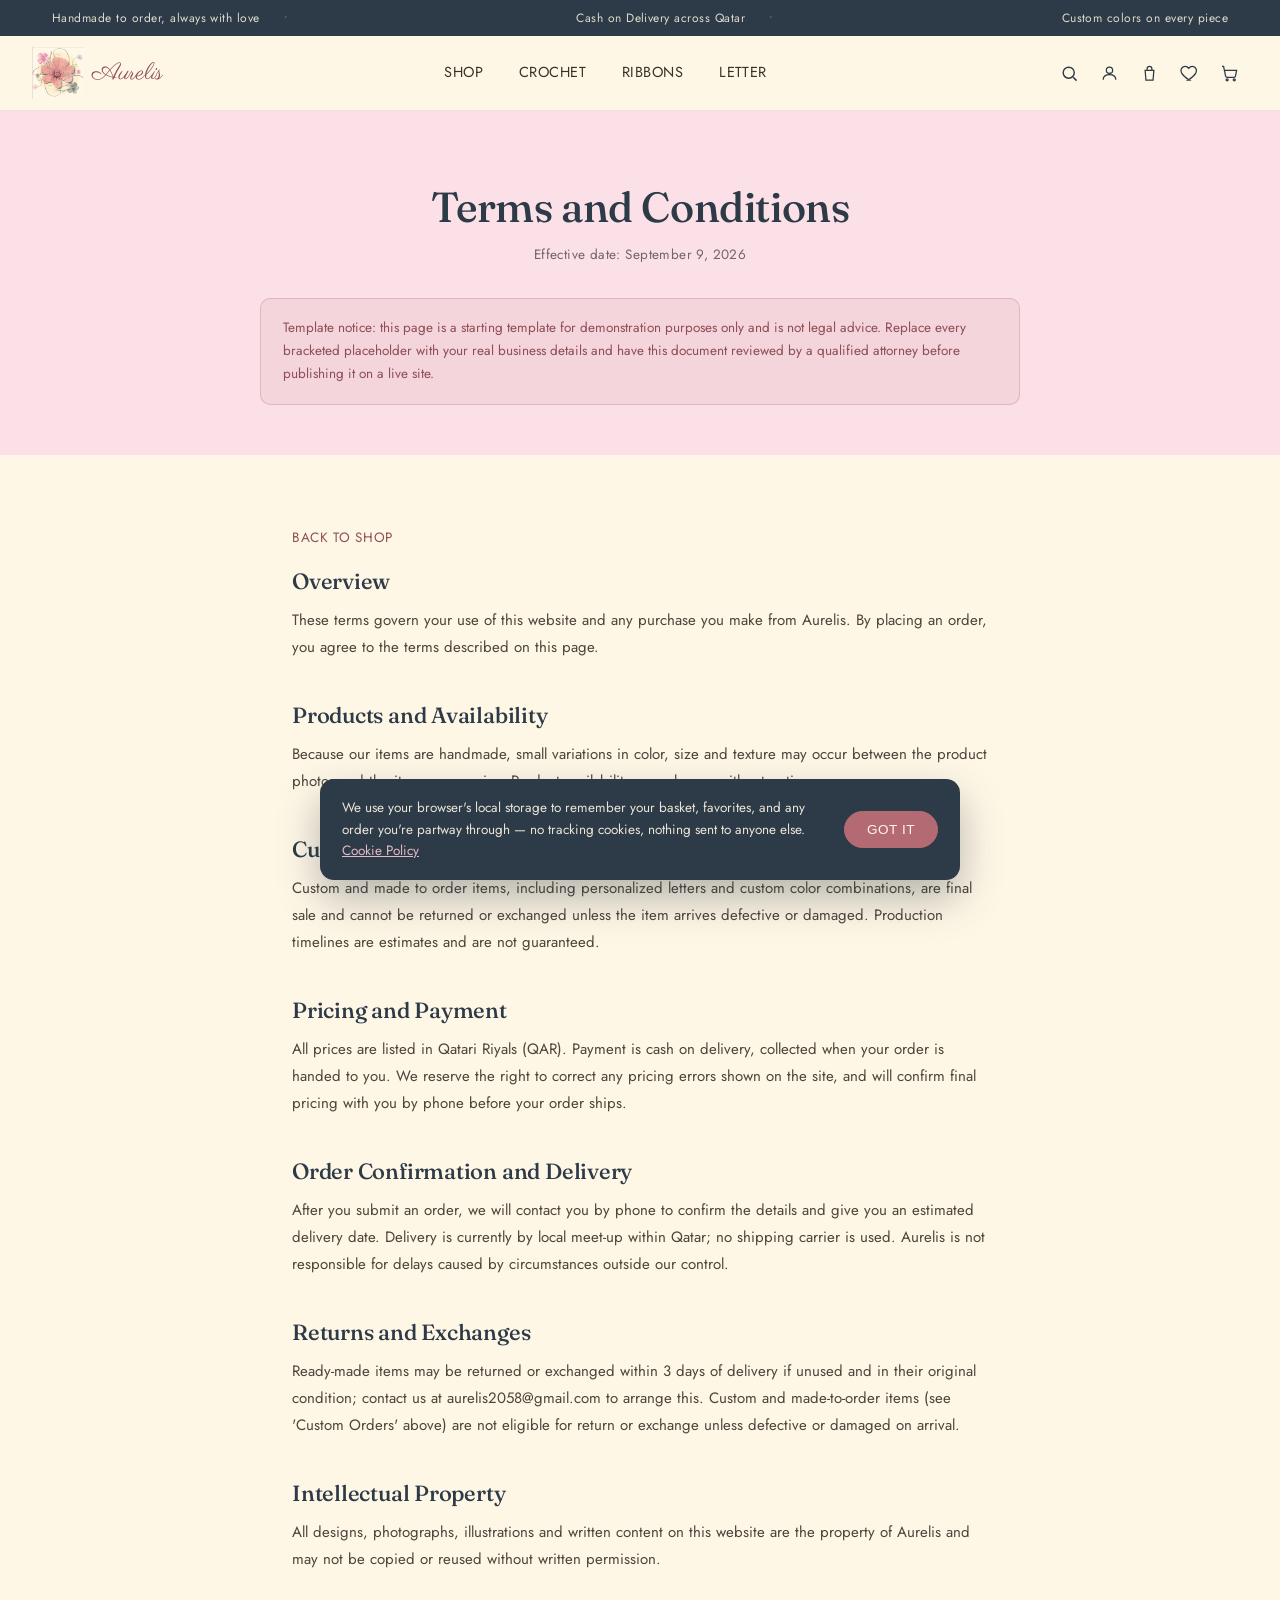
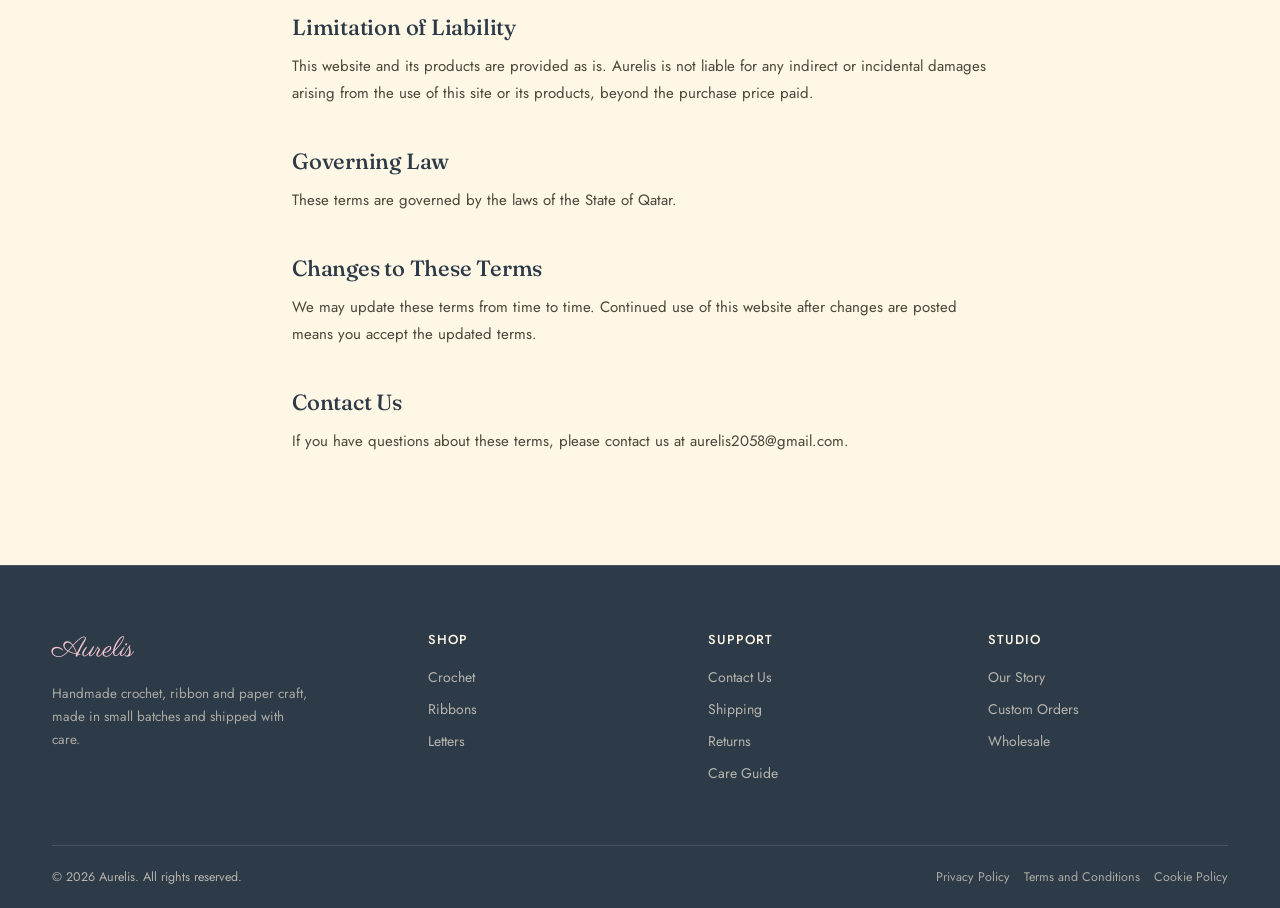
<file: terms-and-conditions.html>
<!DOCTYPE html>
<html lang="en">
<head>
<meta charset="UTF-8">
<meta name="viewport" content="width=device-width, initial-scale=1.0">
<title>Terms and Conditions</title>
<link rel="icon" type="image/webp" href="assets/images/logo.webp">
<link rel="preconnect" href="https://fonts.googleapis.com">
<link rel="preconnect" href="https://fonts.gstatic.com" crossorigin>
<link href="https://fonts.googleapis.com/css2?family=Fraunces:opsz,wght@9..144,300;9..144,500;9..144,600&family=Parisienne&family=Jost:wght@300;400;500;600&display=swap" rel="stylesheet">
<link rel="stylesheet" href="styles.css">
</head>
<body data-page="terms">

<div class="announce-bar">
  <div class="wrap announce-row">
    <span data-bind="announcement.items.0"></span>
    <span data-bind="announcement.items.1"></span>
    <span data-bind="announcement.items.2"></span>
  </div>
</div>

<header>
  <div class="nav-row">
    <a class="logo" href="index.html" aria-label="Aurelis home">
      <img class="logo-img" src="assets/images/logo.webp" alt="" width="52" height="52">
      <span data-bind="site.brandName"></span>
    </a>
    <nav class="links" data-list="nav-links"></nav>
    <div class="nav-icons">
      <div class="search-wrap" id="searchWrap" role="search">
        <div class="search-field">
          <input type="text" id="searchInput" class="search-input" placeholder="Search products…" aria-label="Search products" autocomplete="off" enterkeyhint="search">
          <button type="button" class="icon-btn search-btn" id="searchToggle" aria-label="Search products" aria-expanded="false">
            <svg viewBox="0 0 24 24" fill="none" stroke="currentColor" stroke-width="1.8"><circle cx="11" cy="11" r="7"/><path d="M21 21l-4.3-4.3"/></svg>
          </button>
        </div>
      </div>
      <a class="icon-btn desk-only" href="mailto:aurelis2058@gmail.com" aria-label="Order enquiries">
        <svg viewBox="0 0 24 24" fill="none" stroke="currentColor" stroke-width="1.6"><circle cx="12" cy="8" r="4"/><path d="M4 20c0-4.4 3.6-6.5 8-6.5s8 2.1 8 6.5"/></svg>
      </a>
      <a class="icon-btn desk-only" href="index.html#shop" aria-label="Go to shop">
        <svg viewBox="0 0 24 24" fill="none" stroke="currentColor" stroke-width="1.6"><path d="M6.5 8h11l-1 12.5h-9L6.5 8z"/><path d="M9 8V6a3 3 0 0 1 6 0v2"/></svg>
      </a>
      <a class="icon-btn desk-only" href="favorites.html" aria-label="View favorites">
        <svg viewBox="0 0 24 24" fill="none" stroke="currentColor" stroke-width="1.6"><path d="M12 20.5s-7.5-4.6-10-9.3C.4 8 1.6 4.3 5 3.2c2.3-.7 4.5.2 6 2.2 1.5-2 3.7-2.9 6-2.2 3.4 1.1 4.6 4.8 3 8-2.5 4.7-10 9.3-10 9.3z"/></svg>
        <span class="basket-count" data-role="favorites-count">0</span>
      </a>
      <a class="icon-btn desk-only" href="basket.html" aria-label="View basket">
        <svg viewBox="0 0 24 24" fill="none" stroke="currentColor" stroke-width="1.6"><circle cx="9" cy="20" r="1.3"/><circle cx="18" cy="20" r="1.3"/><path d="M2.5 3h2l2.6 12.4a2 2 0 002 1.6h8.4a2 2 0 002-1.6L21 8H6"/></svg>
        <span class="basket-count" data-role="basket-count">0</span>
      </a>
    </div>
  </div>
</header>

<!-- bottom navigation bar: shown on mobile only (see styles.css) -->
<nav class="bottom-nav" aria-label="Main">
  <div class="bottom-nav-inner">
    <a class="bnav-item" href="shop.html">
      <span class="bnav-icon">
        <svg viewBox="0 0 24 24" fill="none" stroke="currentColor" stroke-width="1.6"><path d="M6.5 8h11l-1 12.5h-9L6.5 8z"/><path d="M9 8V6a3 3 0 0 1 6 0v2"/></svg>
      </span>
      <span class="bnav-label">Shop</span>
    </a>
    <a class="bnav-item" href="favorites.html">
      <span class="bnav-icon">
        <svg viewBox="0 0 24 24" fill="none" stroke="currentColor" stroke-width="1.6"><path d="M12 20.5s-7.5-4.6-10-9.3C.4 8 1.6 4.3 5 3.2c2.3-.7 4.5.2 6 2.2 1.5-2 3.7-2.9 6-2.2 3.4 1.1 4.6 4.8 3 8-2.5 4.7-10 9.3-10 9.3z"/></svg>
        <span class="basket-count" data-role="favorites-count">0</span>
      </span>
      <span class="bnav-label">Favorites</span>
    </a>
    <a class="bnav-item" href="index.html">
      <span class="bnav-icon">
        <svg viewBox="0 0 24 24" fill="none" stroke="currentColor" stroke-width="1.6"><path d="M3 11l9-7.5 9 7.5"/><path d="M5.5 9.5V20h13V9.5"/><path d="M10 20v-5.5h4V20"/></svg>
      </span>
      <span class="bnav-label">Home</span>
    </a>
    <a class="bnav-item" href="basket.html">
      <span class="bnav-icon">
        <svg viewBox="0 0 24 24" fill="none" stroke="currentColor" stroke-width="1.6"><circle cx="9" cy="20" r="1.3"/><circle cx="18" cy="20" r="1.3"/><path d="M2.5 3h2l2.6 12.4a2 2 0 002 1.6h8.4a2 2 0 002-1.6L21 8H6"/></svg>
        <span class="basket-count" data-role="basket-count">0</span>
      </span>
      <span class="bnav-label">Basket</span>
    </a>
    <a class="bnav-item" href="mailto:aurelis2058@gmail.com">
      <span class="bnav-icon">
        <svg viewBox="0 0 24 24" fill="none" stroke="currentColor" stroke-width="1.6"><circle cx="12" cy="8" r="4"/><path d="M4 20c0-4.4 3.6-6.5 8-6.5s8 2.1 8 6.5"/></svg>
      </span>
      <span class="bnav-label">Account</span>
    </a>
  </div>
</nav>

<section class="legal-hero">
  <div class="wrap">
    <h1 data-bind="legal.heading"></h1>
    <div class="effective-date" data-bind="legal.effectiveDate"></div>
    <div class="legal-notice">
      Template notice: this page is a starting template for demonstration purposes only and is not legal advice.
      Replace every bracketed placeholder with your real business details and have this document reviewed by a
      qualified attorney before publishing it on a live site.
    </div>
  </div>
</section>

<section class="legal-body">
  <a class="back-link" href="index.html">Back to Shop</a>
  <div data-list="legal-sections"></div>
</section>

<footer>
  <div class="wrap">
    <div class="foot-grid">
      <div>
        <div class="foot-logo" data-bind="site.brandName"></div>
        <p data-bind="site.footerTagline"></p>
      </div>
      <div style="display:contents;" data-list="footer-columns"></div>
    </div>
    <div class="foot-bottom">
      <span>&copy; <span data-bind="site.copyrightText"></span></span>
      <div class="foot-legal" data-list="legal-links"></div>
    </div>
  </div>
</footer>

<script src="script.js"></script>
</body>
</html>
</file>
<file: styles.css>
:root{
  --cream:#FFF7E6;
  --blush:#F7C8D3;
  --blush-soft:#FBE1E7;
  --rosewood:#B46A72;
  --rosewood-deep:#8f4d55;
  --sage:#A8B58A;
  --sage-deep:#8a9970;
  --mist:#A9B7C6;
  --midnight:#2D3A47;
  --ink:#3a3128;
}
*{box-sizing:border-box; margin:0; padding:0;}
html{scroll-behavior:smooth;}
body{
  background:var(--cream);
  color:var(--ink);
  font-family:'Jost', sans-serif;
  font-weight:400;
  overflow-x:hidden;
}
h1,h2,h3{
  font-family:'Fraunces', serif;
  font-weight:500;
  letter-spacing:-0.01em;
  color:var(--midnight);
}
.script{
  font-family:'Parisienne', cursive;
  font-weight:400;
}
a{color:inherit; text-decoration:none;}
img,svg{display:block; max-width:100%;}
.wrap{max-width:1240px; margin:0 auto; padding:0 32px;}

/* ---------- ribbon underline signature ---------- */
.ribbon-underline{
  display:block;
  width:150px;
  height:20px;
  margin:14px auto 0;
}
.ribbon-underline path{stroke:var(--rosewood); stroke-width:3; fill:none; stroke-linecap:round;}

/* =================== ANNOUNCEMENT BAR =================== */
.announce-bar{
  background:var(--midnight); color:var(--cream);
  font-size:12px; letter-spacing:0.04em;
}
.announce-row{
  display:flex; justify-content:space-between; align-items:center;
  gap:24px; padding:9px 32px; overflow-x:auto; white-space:nowrap;
}
.announce-row span{opacity:0.85;}
.announce-row span:not(:last-child)::after{
  content:'•'; margin-left:24px; opacity:0.5;
}
@media(max-width:768px){
  .announce-row{justify-content:flex-start;}
}

/* =================== HEADER =================== */
header{
  position:sticky; top:0; z-index:100;
  background:rgba(255,247,230,0.92);
  backdrop-filter:blur(6px);
  border-bottom:1px solid rgba(180,106,114,0.15);
}
.nav-row{
  display:flex; align-items:center; justify-content:space-between;
  padding:11px 32px;
}
.logo{
  font-family:'Parisienne', cursive;
  font-size:24px;
  color:var(--rosewood-deep);
  display:flex; align-items:center; gap:8px;
}
.logo-img{
  width:52px; height:52px; flex-shrink:0; object-fit:contain;
  /* the logo file has a white background; multiply lets the cream header show through */
  mix-blend-mode:multiply;
}
nav.links{display:flex; gap:36px; font-size:14.5px; letter-spacing:0.03em; text-transform:uppercase;}
nav.links a{position:relative; padding-bottom:4px; transition:color .2s;}
nav.links a::after{
  content:''; position:absolute; left:0; bottom:0; height:1.5px; width:0;
  background:var(--rosewood); transition:width .25s ease;
}
nav.links a:hover{color:var(--rosewood-deep);}
nav.links a:hover::after{width:100%;}

/* ---------- nav icons: search / account / basket ---------- */
.nav-icons{display:flex; align-items:center; gap:2px; flex-shrink:0;}
.icon-btn{
  position:relative;
  width:38px; height:38px; border-radius:50%; padding:0; border:none; background:none; cursor:pointer;
  display:flex; align-items:center; justify-content:center; color:var(--midnight);
  transition:background-color .2s ease, color .2s ease;
}
.icon-btn:hover{background:var(--blush-soft); color:var(--rosewood-deep);}
.icon-btn:focus-visible{outline:2px solid var(--rosewood); outline-offset:2px;}
.icon-btn svg{width:19px; height:19px;}
.basket-count{
  position:absolute; top:1px; right:1px; min-width:16px; height:16px; padding:0 3px;
  display:none; align-items:center; justify-content:center;
  background:var(--rosewood); color:var(--cream); border-radius:999px;
  font-family:'Jost',sans-serif; font-size:10px; font-weight:600; line-height:1;
}
.search-wrap{display:flex; align-items:center; position:relative;}
.search-field{display:flex; align-items:center;}
.search-input{
  width:0; opacity:0; padding:0; margin-right:0; height:36px;
  border:1.5px solid rgba(45,58,71,0.22); border-radius:999px;
  background:var(--cream); font-family:'Jost',sans-serif; font-size:13.5px; color:var(--ink);
  transition:width .25s ease, opacity .2s ease, padding .25s ease, margin .25s ease;
}
.search-wrap.open .search-input{width:190px; opacity:1; padding:0 16px; margin-right:6px;}
.search-input:focus{outline:none; border-color:var(--rosewood);}
.search-suggestions{
  display:none; position:absolute; top:calc(100% + 8px); right:0; width:290px; max-width:80vw;
  background:var(--cream); border-radius:12px; box-shadow:0 16px 32px rgba(45,58,71,0.18);
  max-height:340px; overflow-y:auto; z-index:60;
}
.search-suggestions.show{display:block;}
.suggestion-item{
  display:flex; align-items:center; gap:12px; width:100%; padding:10px 14px;
  background:none; border:none; border-bottom:1px solid rgba(45,58,71,0.06);
  text-align:left; cursor:pointer; font-family:'Jost',sans-serif;
}
.suggestion-item:last-child{border-bottom:none;}
.suggestion-item:hover, .suggestion-item:focus-visible{background:var(--blush-soft);}
.suggestion-item img{width:40px; height:40px; border-radius:8px; object-fit:cover; flex-shrink:0;}
.suggestion-info{display:flex; flex-direction:column; gap:2px; min-width:0;}
.suggestion-name{font-size:13.5px; color:var(--midnight); font-weight:500; white-space:nowrap; overflow:hidden; text-overflow:ellipsis;}
.suggestion-meta{font-size:11.5px; color:var(--rosewood-deep); opacity:0.85;}
.suggestion-empty{padding:14px; font-size:13px; color:var(--ink); opacity:0.7; text-align:center;}
.search-empty{
  display:none; text-align:center; font-size:14.5px; opacity:0.6; padding:30px 0 0;
}

/* ---------- bottom navigation bar: mobile only, see the max-width:768px query ---------- */
.bottom-nav{display:none;}

/* =================== HERO (static) =================== */
.hero{
  position:relative;
  overflow:hidden;
  height:640px;
}
.hero > .wrap{display:flex; align-items:center; justify-content:space-between; width:100%; height:100%; gap:40px;}
.slide-text{max-width:480px; position:relative; z-index:3;}
.eyebrow{
  font-size:13px; letter-spacing:0.18em; text-transform:uppercase;
  color:var(--rosewood-deep); font-weight:600; margin-bottom:14px; display:block;
}
.slide-text h1{font-size:50px; line-height:1.12; font-weight:500;}
.slide-text p{margin-top:20px; font-size:16.5px; line-height:1.7; max-width:400px; opacity:0.85;}
.btn{
  display:inline-flex; align-items:center; gap:8px;
  margin-top:30px; padding:15px 32px;
  background:var(--rosewood); color:var(--cream);
  border-radius:999px; font-size:14px; letter-spacing:0.04em; text-transform:uppercase;
  border:1.5px solid var(--rosewood);
  transition:background-color .2s ease, color .2s ease; cursor:pointer;
}
.btn:hover{background:transparent; color:var(--rosewood-deep);}
.btn.outline{background:transparent; color:var(--midnight); border-color:var(--midnight);}
.btn.outline:hover{background:var(--midnight); color:var(--cream);}

.slide1{background:linear-gradient(120deg, var(--blush-soft) 0%, var(--blush) 60%, var(--blush-soft) 100%);}

.hero-art{
  width:100%; max-width:440px; aspect-ratio:440/400;
  position:relative; z-index:2;
  border-radius:14px; overflow:hidden;
  border:3px dashed rgba(45,58,71,0.35);
  box-shadow:0 20px 40px rgba(45,58,71,0.14);
}
.hero-art img{width:100%; height:100%; object-fit:cover; display:block;}

.add-btn{
  width:32px; height:32px; flex-shrink:0; border-radius:50%;
  display:flex; align-items:center; justify-content:center;
  background:var(--blush-soft); color:var(--rosewood-deep);
  transition:background-color .2s ease, color .2s ease;
}
.add-btn:hover{background:var(--rosewood); color:var(--cream);}
.add-btn:focus-visible{outline:2px solid var(--rosewood); outline-offset:2px;}
.add-btn svg{width:16px; height:16px; stroke:currentColor;}

/* =================== TRUST STRIP =================== */
.trust{
  background:var(--midnight); color:var(--cream);
  padding:26px 0;
}
.trust .wrap{display:flex; justify-content:space-between; flex-wrap:wrap; gap:20px;}
.trust-item{display:flex; align-items:center; gap:12px; font-size:13.5px; letter-spacing:0.02em; flex:1; min-width:220px;}
.trust-item svg{width:26px; height:26px; flex-shrink:0; stroke:var(--blush); fill:none;}
.trust-item strong{display:block; font-family:'Fraunces',serif; font-weight:500; font-size:15px; color:var(--cream);}
.trust-item span{opacity:0.75;}

/* =================== SECTION HEADERS =================== */
section{padding:90px 0;}
.sec-head{text-align:center; margin-bottom:56px;}
.sec-head .eyebrow{text-align:center;}
.sec-head h2{font-size:38px;}
.sec-head-row{
  display:flex; align-items:flex-end; justify-content:space-between;
  text-align:left; gap:20px;
}
.sec-head-row .eyebrow{text-align:left;}
.sec-head-row h2{font-size:32px;}
.view-all{
  font-size:13.5px; letter-spacing:0.05em; text-transform:uppercase;
  color:var(--rosewood-deep); font-weight:500; white-space:nowrap;
  padding-bottom:4px; border-bottom:1.5px solid var(--rosewood-deep);
  transition:opacity .2s ease;
}
.view-all:hover{opacity:0.7;}
@media(max-width:640px){
  .sec-head-row{flex-direction:column; align-items:flex-start; gap:10px;}
}

/* =================== CATEGORIES (floating card over hero) =================== */
.categories{background:transparent; position:relative; z-index:10; padding:0;}
.cat-float-card{
  background:var(--cream); border-radius:20px;
  box-shadow:0 24px 50px rgba(45,58,71,0.16);
  padding:36px 32px 40px;
  margin-top:-26px;
}
.cat-sec-head{margin-bottom:28px;}
.cat-sec-head h2{font-size:26px;}
.cat-grid{display:grid; grid-template-columns:repeat(3,1fr); gap:clamp(12px,4vw,28px);}
.cat-card{text-align:center; cursor:pointer; min-width:0;}
.cat-circle{
  width:100%; max-width:96px; aspect-ratio:1/1; border-radius:50%; margin:0 auto 14px;
  display:flex; align-items:center; justify-content:center;
  border:2px dashed var(--rosewood); padding:6px;
  transition:transform .25s ease;
}
.cat-card:hover .cat-circle{transform:scale(1.05);}
.cat-circle-inner{
  width:100%; height:100%; border-radius:50%;
  display:flex; align-items:center; justify-content:center;
}
.cat-circle-inner svg{width:40%; height:40%; max-width:40px; max-height:40px;}
.cat-card h3{font-size:clamp(12px,3.6vw,14.5px); font-weight:500; letter-spacing:0.02em; text-transform:uppercase;}
@media(max-width:640px){
  .cat-float-card{border-radius:16px; padding:28px 20px 32px; margin-top:-18px;}
}

/* =================== PRODUCT GRID =================== */
.products{background:var(--blush-soft); position:relative;}
.product-grid{display:grid; grid-template-columns:repeat(4,1fr); gap:30px;}
.product-card{
  background:var(--cream); border-radius:6px; overflow:hidden;
  position:relative; padding-bottom:26px;
  box-shadow:0 6px 18px rgba(45,58,71,0.06);
  transition:transform .25s ease, box-shadow .25s ease;
}
.product-card:hover{transform:translateY(-4px); box-shadow:0 14px 26px rgba(180,106,114,0.16);}
.product-photo{
  height:210px; position:relative; overflow:hidden;
}
.product-photo img{width:100%; height:100%; object-fit:cover; display:block; transition:transform .3s ease;}
.product-card:hover .product-photo img{transform:scale(1.04);}
.heart{
  position:absolute; top:14px; right:14px; width:32px; height:32px; border-radius:50%;
  background:rgba(255,247,230,0.85); display:flex; align-items:center; justify-content:center;
  cursor:pointer; border:none; padding:0; z-index:2;
  transition:background-color .2s ease, transform .15s ease;
}
.heart svg{width:16px; height:16px; stroke:var(--rosewood); fill:none; transition:fill .2s ease, stroke .2s ease;}
.heart:hover{background:var(--cream); transform:scale(1.08);}
.heart:active{transform:scale(0.92);}
.heart:focus-visible{outline:2px solid var(--rosewood); outline-offset:2px;}
.heart.active svg{fill:var(--rosewood); stroke:var(--rosewood);}
.tag{
  position:absolute; top:14px; left:0; background:var(--rosewood); color:var(--cream);
  font-size:11px; letter-spacing:0.04em; text-transform:uppercase; padding:5px 14px 5px 12px;
  border-radius:0 999px 999px 0;
}
.product-info{padding:18px 20px 0;}
.product-info .cat-label{font-size:11px; text-transform:uppercase; letter-spacing:0.08em; color:var(--rosewood-deep); opacity:0.8;}
.product-info h3{font-size:17px; margin-top:6px; font-weight:500;}
.price-row{display:flex; align-items:center; justify-content:space-between; margin-top:12px;}
.price{font-family:'Fraunces',serif; font-size:18px; color:var(--midnight);}

.shop-filters{display:flex; flex-wrap:wrap; justify-content:center; gap:10px; margin-bottom:36px;}
.filter-pill{
  padding:9px 20px; border-radius:999px; border:1.5px solid var(--blush);
  background:var(--cream); color:var(--midnight); font-family:'Jost',sans-serif;
  font-size:13.5px; letter-spacing:0.02em; cursor:pointer;
  transition:background-color .2s ease, color .2s ease, border-color .2s ease;
}
.filter-pill:hover{border-color:var(--rosewood);}
.filter-pill.active{background:var(--rosewood); border-color:var(--rosewood); color:var(--cream);}
.filter-pill:focus-visible{outline:2px solid var(--rosewood); outline-offset:2px;}

.cookie-banner{
  position:fixed; left:20px; right:20px; bottom:20px; z-index:200;
  max-width:640px; margin:0 auto; background:var(--midnight); color:var(--cream);
  border-radius:14px; padding:18px 22px; display:flex; align-items:center; gap:18px;
  flex-wrap:wrap; box-shadow:0 18px 40px rgba(45,58,71,0.35);
  font-family:'Jost',sans-serif;
}
.cookie-banner p{flex:1 1 320px; font-size:13.5px; line-height:1.6; opacity:0.9; margin:0;}
.cookie-banner p a{color:var(--blush); text-decoration:underline;}
.cookie-banner .btn{margin-top:0; flex-shrink:0; padding:10px 22px; font-size:13.5px;}

/* =================== PROMO / RITUAL BANNER =================== */
.promo{background:var(--blush-soft); position:relative; overflow:hidden; padding-bottom:0;}
.promo .wrap{display:flex; align-items:center; justify-content:space-between; gap:60px;}
.promo-text{max-width:440px;}
.promo-text .eyebrow{color:var(--rosewood-deep);}
.promo-text h2{font-size:36px;}
.promo-text p{margin-top:16px; font-size:16px; color:var(--ink); opacity:0.85; line-height:1.7;}
.promo-text .btn{margin-top:28px;}
.promo-art{
  width:100%; max-width:420px; aspect-ratio:1/1; border-radius:16px;
  overflow:hidden; box-shadow:0 20px 40px rgba(45,58,71,0.14); flex-shrink:0;
}
.promo-art img{width:100%; height:100%; object-fit:cover;}

/* =================== OUR PROMISE =================== */
.promise{background:var(--cream);}
.promise-grid{
  display:grid; grid-template-columns:repeat(3,1fr); gap:36px;
  max-width:900px; margin:0 auto;
}
.promise-item{display:flex; align-items:flex-start; gap:14px; text-align:left;}
.promise-item svg{
  width:22px; height:22px; flex-shrink:0; margin-top:2px;
  stroke:var(--rosewood-deep);
}
.promise-item strong{
  display:block; font-family:'Fraunces',serif; font-size:16px; font-weight:500;
  color:var(--midnight); margin-bottom:4px;
}
.promise-item span{font-size:14px; opacity:0.75; line-height:1.6;}
@media(max-width:768px){
  .promise-grid{grid-template-columns:1fr; max-width:380px;}
}

/* =================== NEWSLETTER =================== */
.newsletter{
  background:var(--midnight); text-align:center; position:relative; overflow:hidden;
}
.newsletter h2{color:var(--cream); font-size:32px;}
.newsletter p{color:var(--blush); opacity:0.8; margin-top:14px; max-width:440px; margin-left:auto; margin-right:auto;}
.news-form{
  display:flex; justify-content:center; gap:12px; margin-top:32px; flex-wrap:wrap;
}
.news-form input{
  padding:15px 22px; border-radius:999px; border:1px solid rgba(255,247,230,0.3);
  background:rgba(255,247,230,0.08); color:var(--cream); font-family:'Jost',sans-serif; width:300px; font-size:14px;
}
.news-form input::placeholder{color:rgba(255,247,230,0.5);}
.news-form .btn{margin-top:0;}

/* =================== FOOTER =================== */
footer{background:var(--midnight); border-top:1px solid rgba(255,247,230,0.12); padding-top:64px;}
.foot-grid{display:grid; grid-template-columns:1.4fr 1fr 1fr 1fr; gap:40px; padding-bottom:50px;}
.foot-logo{font-family:'Parisienne',cursive; font-size:28px; color:var(--blush);}
.foot-grid > div > p{color:rgba(255,247,230,0.6); font-size:13.5px; line-height:1.7; margin-top:14px; max-width:260px;}
.foot-col h4{color:var(--cream); font-size:13px; letter-spacing:0.08em; text-transform:uppercase; margin-bottom:18px; font-weight:500; font-family:'Jost',sans-serif;}
.foot-col a{display:block; color:rgba(255,247,230,0.65); font-size:14px; margin-bottom:12px; transition:color .2s ease;}
.foot-col a:hover{color:var(--blush);}
.foot-bottom{
  border-top:1px solid rgba(255,247,230,0.12); padding:22px 0; display:flex; justify-content:space-between; flex-wrap:wrap; gap:10px;
  font-size:12.5px; color:rgba(255,247,230,0.65);
}
.foot-legal a{color:rgba(255,247,230,0.6); margin-left:14px; transition:color .2s ease;}
.foot-legal a:first-child{margin-left:0;}
.foot-legal a:hover{color:var(--blush);}
.foot-socials{display:flex; gap:16px;}
.foot-socials svg{width:16px; height:16px; stroke:rgba(255,247,230,0.6);}

/* =================== LEGAL PAGES =================== */
.legal-hero{background:var(--blush-soft); padding:70px 0 50px; text-align:center;}
.legal-hero h1{font-size:42px;}
.legal-hero .effective-date{margin-top:12px; font-size:13.5px; opacity:0.7; letter-spacing:0.03em;}
.legal-notice{
  max-width:760px; margin:34px auto 0; background:rgba(180,106,114,0.1);
  border:1px solid rgba(180,106,114,0.3); border-radius:10px; padding:18px 22px;
  font-size:13.5px; line-height:1.7; text-align:left; color:var(--rosewood-deep);
}
.legal-body{max-width:760px; margin:0 auto; padding:70px 32px;}
.legal-section{margin-bottom:40px;}
.legal-section h2{font-size:22px; margin-bottom:12px;}
.legal-section p{font-size:15px; line-height:1.8; color:var(--ink); opacity:0.9;}
.back-link{display:inline-block; margin-bottom:20px; font-size:13.5px; text-transform:uppercase; letter-spacing:0.05em; color:var(--rosewood-deep);}

/* =================== ORDER FORM PAGES =================== */
.order-hero{background:var(--blush-soft); padding:70px 0 46px; text-align:center;}
.order-hero h1{font-size:40px;}
.order-hero p{max-width:600px; margin:16px auto 0; font-size:15.5px; line-height:1.75; opacity:0.85;}

.order-wrap{max-width:760px; margin:0 auto; padding:70px 32px;}

.order-block{margin-bottom:48px;}
.order-block h2{font-size:22px; margin-bottom:20px;}

.order-items{display:flex; flex-direction:column; gap:0;}
.order-item-card{border-bottom:1px solid rgba(180,106,114,0.18); padding:18px 0;}
.order-item-card.highlight{animation:item-highlight 1.6s ease;}
@keyframes item-highlight{
  0%{background-color:var(--blush-soft);}
  100%{background-color:transparent;}
}
.order-item{
  display:grid; grid-template-columns:1fr auto auto; align-items:center; gap:20px;
}
.order-item-headline{display:flex; align-items:center; gap:14px; min-width:0;}
.order-item-photo{width:56px; height:56px; border-radius:10px; object-fit:cover; flex-shrink:0; background:var(--blush-soft);}
.order-item-name{font-weight:500; font-size:15.5px;}
.order-item-unit{display:block; font-size:12.5px; opacity:0.6; margin-top:3px;}
.order-item-price{font-family:'Fraunces',serif; font-size:15px; color:var(--rosewood-deep); text-align:right; min-width:70px;}
.qty-control{width:7.1rem; display:flex; align-items:center; gap:0; border:1.5px solid var(--rosewood); border-radius:999px; overflow:hidden;}
.qty-btn{
  width:34px; height:34px; background:none; border:none; cursor:pointer; font-size:16px;
  color:var(--rosewood-deep); display:flex; align-items:center; justify-content:center;
}
.qty-btn:hover{background:var(--blush-soft);}
.qty-input{
  width:44px; height:34px; border:none; border-left:1.5px solid var(--rosewood); border-right:1.5px solid var(--rosewood);
  text-align:center; font-family:'Jost',sans-serif; font-size:14px; -moz-appearance:textfield;
}
.qty-input::-webkit-outer-spin-button, .qty-input::-webkit-inner-spin-button{-webkit-appearance:none; margin:0;}

.order-item-options{
  display:none; grid-template-columns:repeat(3,1fr); gap:16px; padding-top:16px;
}
.order-item-options.show{display:grid;}
.option-field{display:flex; flex-direction:column; gap:6px;}
.option-field label{font-size:12px; text-transform:uppercase; letter-spacing:0.05em; color:var(--rosewood-deep); font-weight:500;}
.option-field select{
  padding:11px 14px; border-radius:10px; border:1.5px solid rgba(45,58,71,0.25);
  background:var(--cream); font-family:'Jost',sans-serif; font-size:14px; color:var(--ink); cursor:pointer;
}
.option-field select:focus{outline:none; border-color:var(--rosewood);}
.option-error{font-size:12px; color:var(--rosewood-deep); display:none;}
.option-field.invalid select{border-color:var(--rosewood-deep);}
.option-field.invalid .option-error{display:block;}
.receipt-line-sub{font-size:12.5px; opacity:0.65; font-style:italic; margin:-4px 0 10px 0;}

/* letter customization */
.letter-entries{grid-column:1 / -1; display:flex; flex-direction:column; gap:20px;}
.letter-entry{background:var(--blush-soft); border-radius:12px; padding:20px 22px;}
.letter-entry-head{
  font-family:'Fraunces',serif; font-size:15px; color:var(--rosewood-deep); font-weight:500; margin-bottom:14px;
  display:flex; align-items:center; justify-content:space-between; gap:12px;
}
.letter-fields-grid{display:grid; grid-template-columns:1fr 1fr; gap:16px; margin-top:16px;}

/* per-unit customization (ribbon / crochet) */
.customization-entries{grid-column:1 / -1; display:flex; flex-direction:column; gap:20px;}
.customization-entry{
  background:var(--blush-soft); border-radius:12px; padding:20px 22px;
  display:grid; grid-template-columns:repeat(3,1fr); gap:16px;
}
.customization-entry-head{
  grid-column:1 / -1; font-family:'Fraunces',serif; font-size:15px; color:var(--rosewood-deep); font-weight:500;
  display:flex; align-items:center; justify-content:space-between; gap:12px;
}

.copy-prev-btn{
  font-family:'Jost',sans-serif; font-size:12px; font-weight:500; letter-spacing:0.02em;
  color:var(--rosewood-deep); background:var(--cream); border:1.5px solid var(--rosewood);
  border-radius:999px; padding:6px 14px; cursor:pointer; white-space:nowrap; transition:background .2s ease, color .2s ease;
}
.copy-prev-btn:hover{background:var(--rosewood); color:var(--cream);}
.option-field input[type="text"], .option-field textarea{
  padding:11px 14px; border-radius:10px; border:1.5px solid rgba(45,58,71,0.25);
  background:var(--cream); font-family:'Jost',sans-serif; font-size:14px; color:var(--ink);
}
.option-field input[type="text"]:focus, .option-field textarea:focus{outline:none; border-color:var(--rosewood);}
.option-field textarea{resize:vertical; min-height:90px; margin-top:16px;}
.option-field.invalid input[type="text"], .option-field.invalid textarea{border-color:var(--rosewood-deep);}

.border-swatch-grid{display:grid; grid-template-columns:repeat(3,1fr); gap:12px; margin-top:8px;}
.border-swatch{cursor:pointer; position:relative;}
.border-swatch input{position:absolute; opacity:0; width:1px; height:1px;}
.border-swatch-card{
  display:flex; flex-direction:column; align-items:center; gap:6px; padding:8px; border-radius:10px;
  border:2px solid transparent; background:var(--cream); transition:border-color .2s ease;
}
.border-swatch-card img{width:100%; aspect-ratio:4/3; object-fit:cover; border-radius:6px; background:rgba(45,58,71,0.08);}
.border-swatch-name{font-size:12px; text-align:center; color:var(--ink); opacity:0.85;}
.border-swatch input:checked + .border-swatch-card{border-color:var(--rosewood); background:var(--blush);}
.border-swatch input:focus-visible + .border-swatch-card{outline:2px solid var(--rosewood); outline-offset:2px;}

.size-option-grid{display:grid; grid-template-columns:repeat(3,1fr); gap:12px; margin-top:8px;}
.size-option{cursor:pointer; position:relative;}
.size-option input{position:absolute; opacity:0; width:1px; height:1px;}
.size-option-card{
  display:flex; flex-direction:column; align-items:center; justify-content:center; gap:4px; text-align:center;
  padding:14px 10px; border-radius:10px; border:2px solid transparent; background:var(--cream); transition:border-color .2s ease;
}
.size-option-name{font-family:'Fraunces',serif; font-size:14.5px; color:var(--ink);}
.size-option-paper{font-size:11px; text-transform:uppercase; letter-spacing:0.06em; color:var(--rosewood-deep); opacity:0.85;}
.size-option-dims{font-size:11.5px; opacity:0.7;}
.size-option-price{font-family:'Fraunces',serif; font-size:13.5px; color:var(--rosewood-deep); margin-top:2px;}
.size-option input:checked + .size-option-card{border-color:var(--rosewood); background:var(--blush);}
.size-option input:focus-visible + .size-option-card{outline:2px solid var(--rosewood); outline-offset:2px;}

/* letter preview in receipt — kept large and legible so the letter can be handwritten straight off it */
.letter-preview-card{
  display:flex; gap:18px; background:var(--blush-soft); border-radius:14px; padding:20px 22px; margin-bottom:16px;
}
.letter-preview-card img{width:84px; height:84px; object-fit:cover; border-radius:8px; flex-shrink:0;}
.letter-preview-body{flex:1; min-width:0;}
.letter-preview-meta{display:flex; flex-wrap:wrap; gap:8px 18px; font-size:12.5px; color:var(--rosewood-deep); margin-bottom:10px;}
.letter-preview-meta span strong{color:var(--ink); font-weight:500;}
.letter-preview-tofrom{font-family:'Fraunces',serif; font-size:16px; color:var(--midnight); margin-bottom:10px;}
.letter-preview-message{
  font-family:'Fraunces',serif; font-size:17px; line-height:1.7; color:var(--ink);
  white-space:pre-wrap; background:var(--cream); border-radius:10px; padding:14px 16px;
}

.form-grid{display:grid; grid-template-columns:1fr 1fr; gap:20px;}
.form-field{display:flex; flex-direction:column; gap:8px;}
.form-field.full{grid-column:1 / -1;}
.form-field label{font-size:13px; text-transform:uppercase; letter-spacing:0.05em; color:var(--rosewood-deep); font-weight:500;}
.form-field input, .form-field textarea{
  padding:13px 16px; border-radius:10px; border:1.5px solid rgba(45,58,71,0.25);
  background:var(--cream); font-family:'Jost',sans-serif; font-size:14.5px; color:var(--ink);
}
.form-field input:focus, .form-field textarea:focus{outline:none; border-color:var(--rosewood);}
.form-field textarea{resize:vertical; min-height:90px;}
.field-error{font-size:12.5px; color:var(--rosewood-deep); display:none;}
.field-hint{font-size:12.5px; opacity:0.6; margin-top:2px;}
.form-field.invalid input, .form-field.invalid textarea{border-color:var(--rosewood-deep);}
.form-field.invalid .field-error{display:block;}

.order-summary{
  background:var(--blush-soft); border-radius:12px; padding:26px 28px; margin-top:10px;
}
.summary-row{display:flex; justify-content:space-between; font-size:14.5px; padding:8px 0;}
.summary-row.total{
  border-top:1.5px dashed var(--rosewood); margin-top:8px; padding-top:16px;
  font-family:'Fraunces',serif; font-size:20px; color:var(--midnight); font-weight:500;
}
.summary-note{font-size:12.5px; opacity:0.7; margin-top:10px; line-height:1.6;}

.form-msg{
  margin-top:18px; padding:14px 18px; border-radius:10px; font-size:14px; display:none;
}
.form-msg.show{display:block;}
.form-msg.error{background:rgba(180,106,114,0.12); color:var(--rosewood-deep); border:1px solid rgba(180,106,114,0.3);}
.form-msg.success{background:rgba(168,181,138,0.18); color:var(--sage-deep); border:1px solid rgba(168,181,138,0.35);}
.form-msg.success a{color:var(--rosewood-deep); font-weight:600; text-decoration:underline;}

.submit-row{margin-top:28px; text-align:center;}
.submit-row .btn{border:none; cursor:pointer; font:inherit; letter-spacing:0.04em;}

/* ---------- add-to-basket bar (category pages) ---------- */
.basket-add-bar{
  display:flex; align-items:center; justify-content:space-between; gap:20px;
  background:var(--blush-soft); border-radius:12px; padding:22px 26px;
}
.basket-add-summary{display:flex; flex-direction:column; gap:2px;}
.basket-add-summary span:first-child{font-size:12px; text-transform:uppercase; letter-spacing:0.06em; color:var(--rosewood-deep);}
.basket-add-summary span[data-role="subtotal"]{font-family:'Fraunces',serif; font-size:22px; color:var(--midnight);}
.basket-add-bar .btn{margin:0; border:none; cursor:pointer; font:inherit; letter-spacing:0.04em; flex-shrink:0;}

/* ---------- basket page ---------- */
.basket-line{
  display:grid; grid-template-columns:1fr auto auto; align-items:start; gap:18px;
  padding:20px 0; border-bottom:1px solid rgba(180,106,114,0.18);
}
.basket-line-main{display:flex; flex-direction:column; gap:4px;}
.basket-line-cat{
  align-self:flex-start; font-size:11px; text-transform:uppercase; letter-spacing:0.06em;
  color:var(--rosewood-deep); background:var(--blush); border-radius:999px; padding:3px 10px; margin-bottom:4px;
}
.basket-line-name{font-weight:500; font-size:15.5px;}
.basket-line-sub{font-size:12.5px; opacity:0.65; font-style:italic;}
.basket-line-price{font-family:'Fraunces',serif; font-size:15px; color:var(--rosewood-deep); white-space:nowrap; padding-top:2px;}
.basket-remove-btn{
  width:28px; height:28px; border-radius:50%; border:none; background:none; cursor:pointer;
  color:var(--rosewood-deep); font-size:20px; line-height:1; display:flex; align-items:center; justify-content:center;
  transition:background-color .2s ease;
}
.basket-remove-btn:hover{background:var(--blush-soft);}

.basket-empty{text-align:center; padding:40px 20px;}
.basket-empty p{font-size:15px; opacity:0.75; margin:10px 0 24px;}

/* ---------- receipt ---------- */
.receipt-wrap{display:none;}
.receipt-wrap.show{display:block;}
.receipt-card{
  border:2px dashed var(--rosewood); border-radius:14px; padding:36px 34px; background:var(--cream);
}
.receipt-head{display:flex; justify-content:space-between; align-items:flex-start; border-bottom:1px solid rgba(45,58,71,0.15); padding-bottom:20px; margin-bottom:20px;}
.receipt-head h2{font-size:24px;}
.receipt-head .receipt-meta{text-align:right; font-size:13px; opacity:0.7; line-height:1.6;}
.receipt-section{margin-bottom:22px;}
.receipt-section h3{font-size:13px; text-transform:uppercase; letter-spacing:0.06em; color:var(--rosewood-deep); margin-bottom:10px;}
.receipt-section p{font-size:14.5px; line-height:1.7;}
.receipt-line{display:flex; justify-content:space-between; font-size:14.5px; padding:6px 0;}
.receipt-total{
  border-top:1.5px dashed var(--rosewood); margin-top:10px; padding-top:14px;
  display:flex; justify-content:space-between; font-family:'Fraunces',serif; font-size:20px; color:var(--midnight);
}
.receipt-actions{display:flex; gap:14px; justify-content:center; margin-top:30px; flex-wrap:wrap;}
.email-status{display:none; text-align:center; margin-top:18px; font-size:13.5px; line-height:1.6;}
.email-status.show{display:block;}
.email-status.success{color:var(--sage-deep);}
.email-status.error{color:var(--rosewood-deep);}

@media print{
  header, footer, .bottom-nav, .order-hero, .order-form-section, .back-link{display:none !important;}
  body{background:#fff;}
  .receipt-wrap{display:block !important;}
  .receipt-actions{display:none !important;}
  .order-wrap{padding:0; max-width:100%;}
  .receipt-card{border:1px solid #999;}
  .letter-preview-card, .letter-preview-message{-webkit-print-color-adjust:exact; print-color-adjust:exact;}
}

@media(max-width:768px){
  /* ----- top bar: logo, always-visible search bar, enquiries icon ----- */
  .nav-row{position:relative; padding:10px 16px; gap:10px;}
  .logo{flex-shrink:0;}
  .logo-img{width:44px; height:44px;}
  nav.links, .desk-only{display:none;}
  .nav-icons{flex:1 1 auto; min-width:0; gap:6px;}
  .search-wrap{position:static; flex:1 1 auto; min-width:0; max-width:520px; margin:0 auto;}
  .search-field{position:relative; width:100%;}
  .search-wrap .search-input, .search-wrap.open .search-input{
    width:100%; opacity:1; margin:0; height:40px; padding:0 46px 0 18px;
    background:#fff; font-size:16px; /* 16px stops iOS zooming in on focus */
  }
  .search-input::placeholder{color:rgba(45,58,71,0.5);}
  .search-input:focus{box-shadow:0 0 0 3px rgba(180,106,114,0.16);}
  .search-btn{position:absolute; right:3px; top:50%; transform:translateY(-50%); width:34px; height:34px;}
  /* suggestions use the full width of the top bar */
  .search-suggestions{left:16px; right:16px; width:auto; max-width:none;}

  /* ----- bottom navigation bar ----- */
  .bottom-nav{
    display:block; position:fixed; left:0; right:0; bottom:0; z-index:100;
    background:rgba(255,247,230,0.96); backdrop-filter:blur(8px);
    border-top:1px solid rgba(180,106,114,0.18);
    padding-bottom:env(safe-area-inset-bottom, 0px);
  }
  .bottom-nav-inner{display:flex; max-width:640px; margin:0 auto; padding:0 6px;}
  .bnav-links{display:contents;}
  .bnav-item{
    position:relative; flex:1 1 0; min-width:0;
    display:flex; flex-direction:column; align-items:center; justify-content:center; gap:3px;
    padding:9px 2px 8px; color:var(--midnight);
    font-size:11px; letter-spacing:0.02em; line-height:1.2; text-align:center;
    transition:color .2s ease;
  }
  .bnav-item:hover{color:var(--rosewood-deep);}
  .bnav-item:focus-visible{outline:2px solid var(--rosewood); outline-offset:-3px; border-radius:10px;}
  .bnav-item.active{color:var(--rosewood-deep); font-weight:500;}
  .bnav-item.active::before{
    content:''; position:absolute; top:0; left:50%; width:28px; height:2.5px; margin-left:-14px;
    background:var(--rosewood); border-radius:0 0 3px 3px;
  }
  .bnav-icon{position:relative; display:flex;}
  .bnav-icon svg{width:22px; height:22px;}
  .bnav-icon .basket-count{top:-6px; right:-10px;}
  .bnav-label{white-space:nowrap; overflow:hidden; text-overflow:ellipsis; max-width:100%;}

  /* keep page content clear of the fixed bottom bar */
  footer{padding-bottom:calc(72px + env(safe-area-inset-bottom, 0px));}
  .cookie-banner{bottom:calc(84px + env(safe-area-inset-bottom, 0px));}
}
@media(max-width:360px){
  .logo span{display:none;}
}
@media(min-width:769px){
  body[data-page="basket"] .search-wrap{display:none;} /* basket page has no header search on desktop, as before */
}

@media(max-width:640px){
  .order-item{grid-template-columns:1fr; gap:10px; text-align:left;}
  .order-item-price{text-align:left;}
  .order-item-options{grid-template-columns:1fr;}
  .customization-entry{grid-template-columns:1fr;}
  .letter-fields-grid{grid-template-columns:1fr;}
  .border-swatch-grid{grid-template-columns:repeat(2,1fr);}
  .letter-preview-card{flex-direction:column;}
  .letter-preview-card img{width:100%; height:140px;}
  .form-grid{grid-template-columns:1fr;}
  .receipt-head{flex-direction:column; gap:14px;}
  .receipt-head .receipt-meta{text-align:left;}
  .basket-add-bar{flex-direction:column; align-items:stretch; text-align:center;}
  .basket-line{grid-template-columns:1fr; text-align:left;}
  .basket-remove-btn{justify-self:flex-end;}
}

/* =================== 404 PAGE =================== */
.notfound-section{
  background:var(--blush-soft); text-align:center;
  min-height:64vh; display:flex; align-items:center;
  padding:90px 0;
}
.notfound-content{max-width:520px; margin:0 auto;}
.notfound-art{width:130px; height:130px; margin:0 auto 6px;}
.notfound-number{
  font-family:'Fraunces', serif; font-weight:600;
  font-size:96px; line-height:1; letter-spacing:-0.02em;
  color:var(--rosewood);
}
.notfound-content h2{font-size:26px; margin-top:8px;}
.notfound-content p{
  margin-top:14px; font-size:15.5px; line-height:1.75;
  color:var(--ink); opacity:0.85;
}
.notfound-content .ribbon-underline{margin-top:26px;}
.notfound-actions{
  display:flex; gap:14px; justify-content:center;
  margin-top:32px; flex-wrap:wrap;
}

@media(max-width:640px){
  .notfound-number{font-size:72px;}
  .notfound-content h2{font-size:22px;}
  .notfound-section{padding:70px 0;}
}

@media(max-width:1024px){
  .cat-grid{grid-template-columns:repeat(3,1fr);}
  .product-grid{grid-template-columns:repeat(2,1fr);}
  .foot-grid{grid-template-columns:1fr 1fr;}
  nav.links{gap:13px;}
  .slide-text h1{font-size:36px;}
  .hero{height:auto; padding:80px 0 70px;}
  .hero > .wrap{flex-direction:column; text-align:center;}
  .slide-text{margin:0 auto;}
  .promo .wrap{flex-direction:column; text-align:center; padding-bottom:50px;}
  .promo-text{text-align:center; max-width:100%;}
  .promo-text .eyebrow{text-align:center;}
  .foot-bottom{flex-direction:column; text-align:center;}
}
</file>
